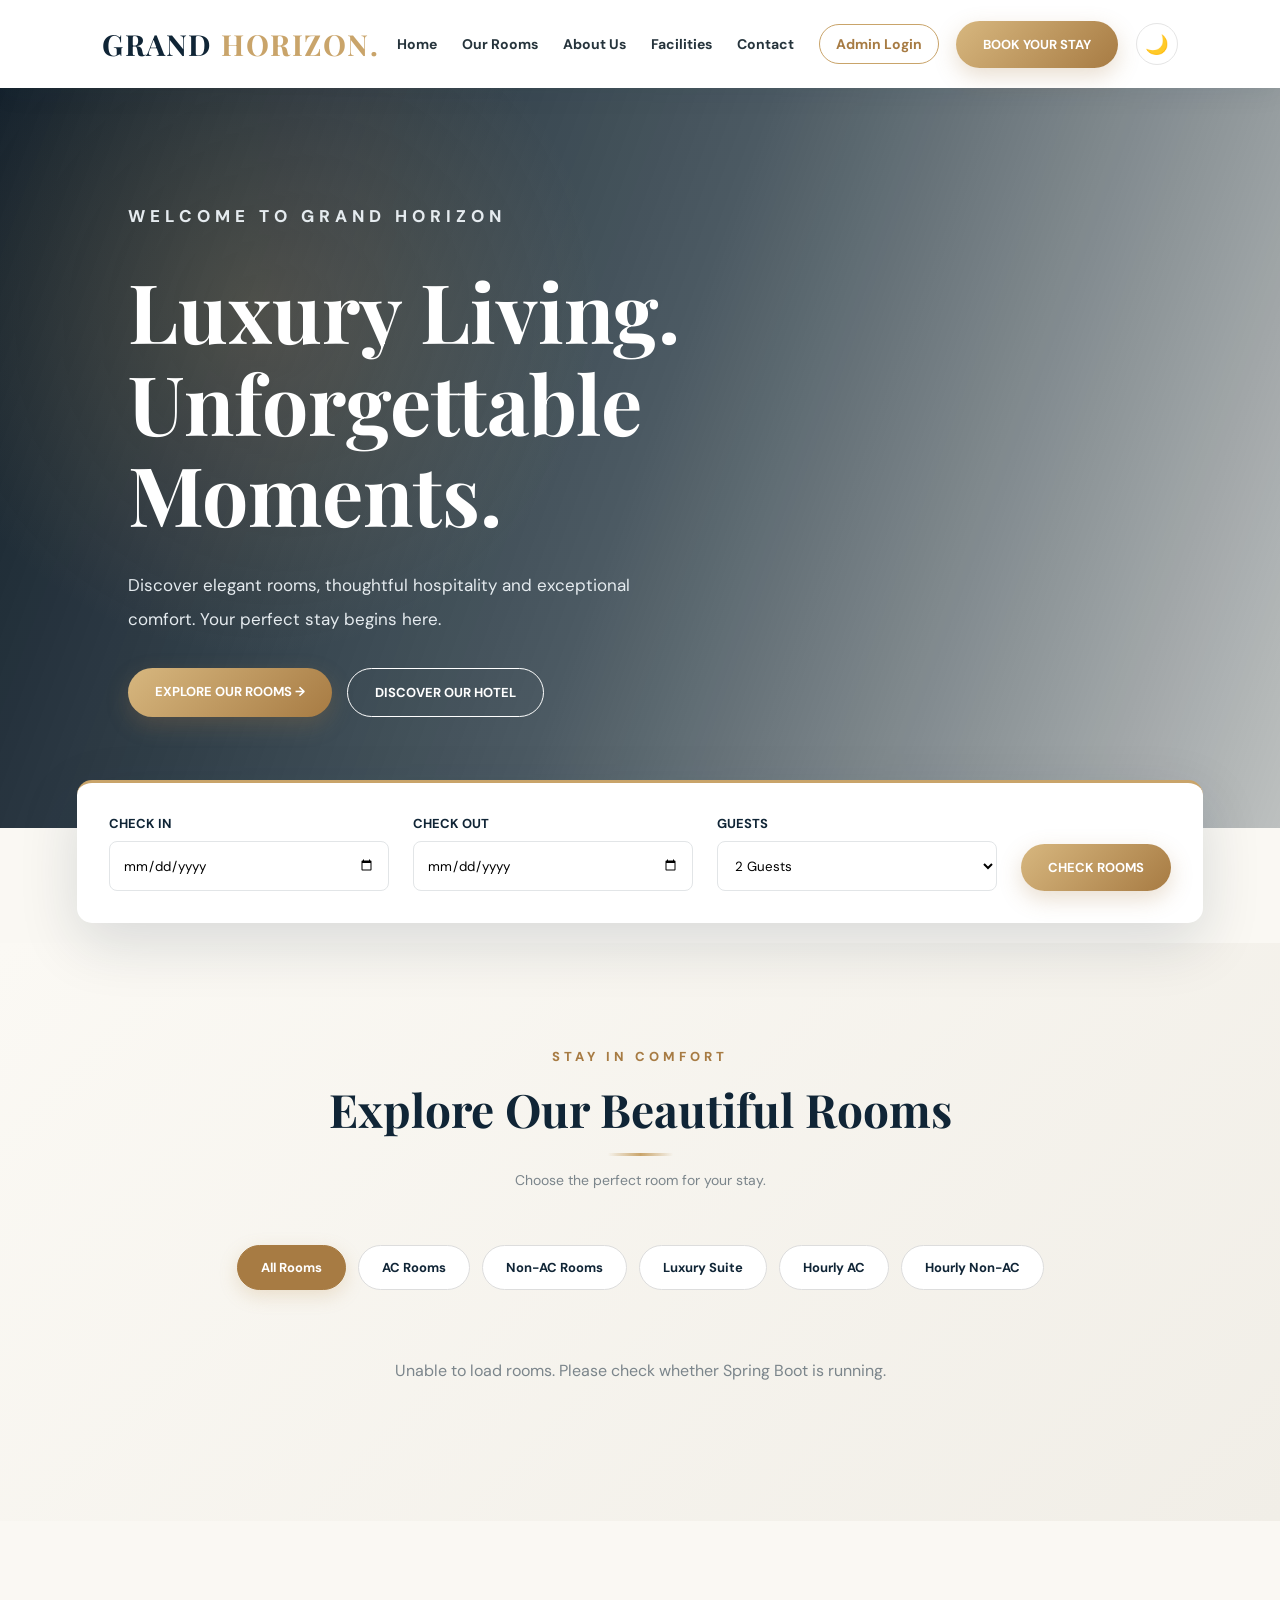
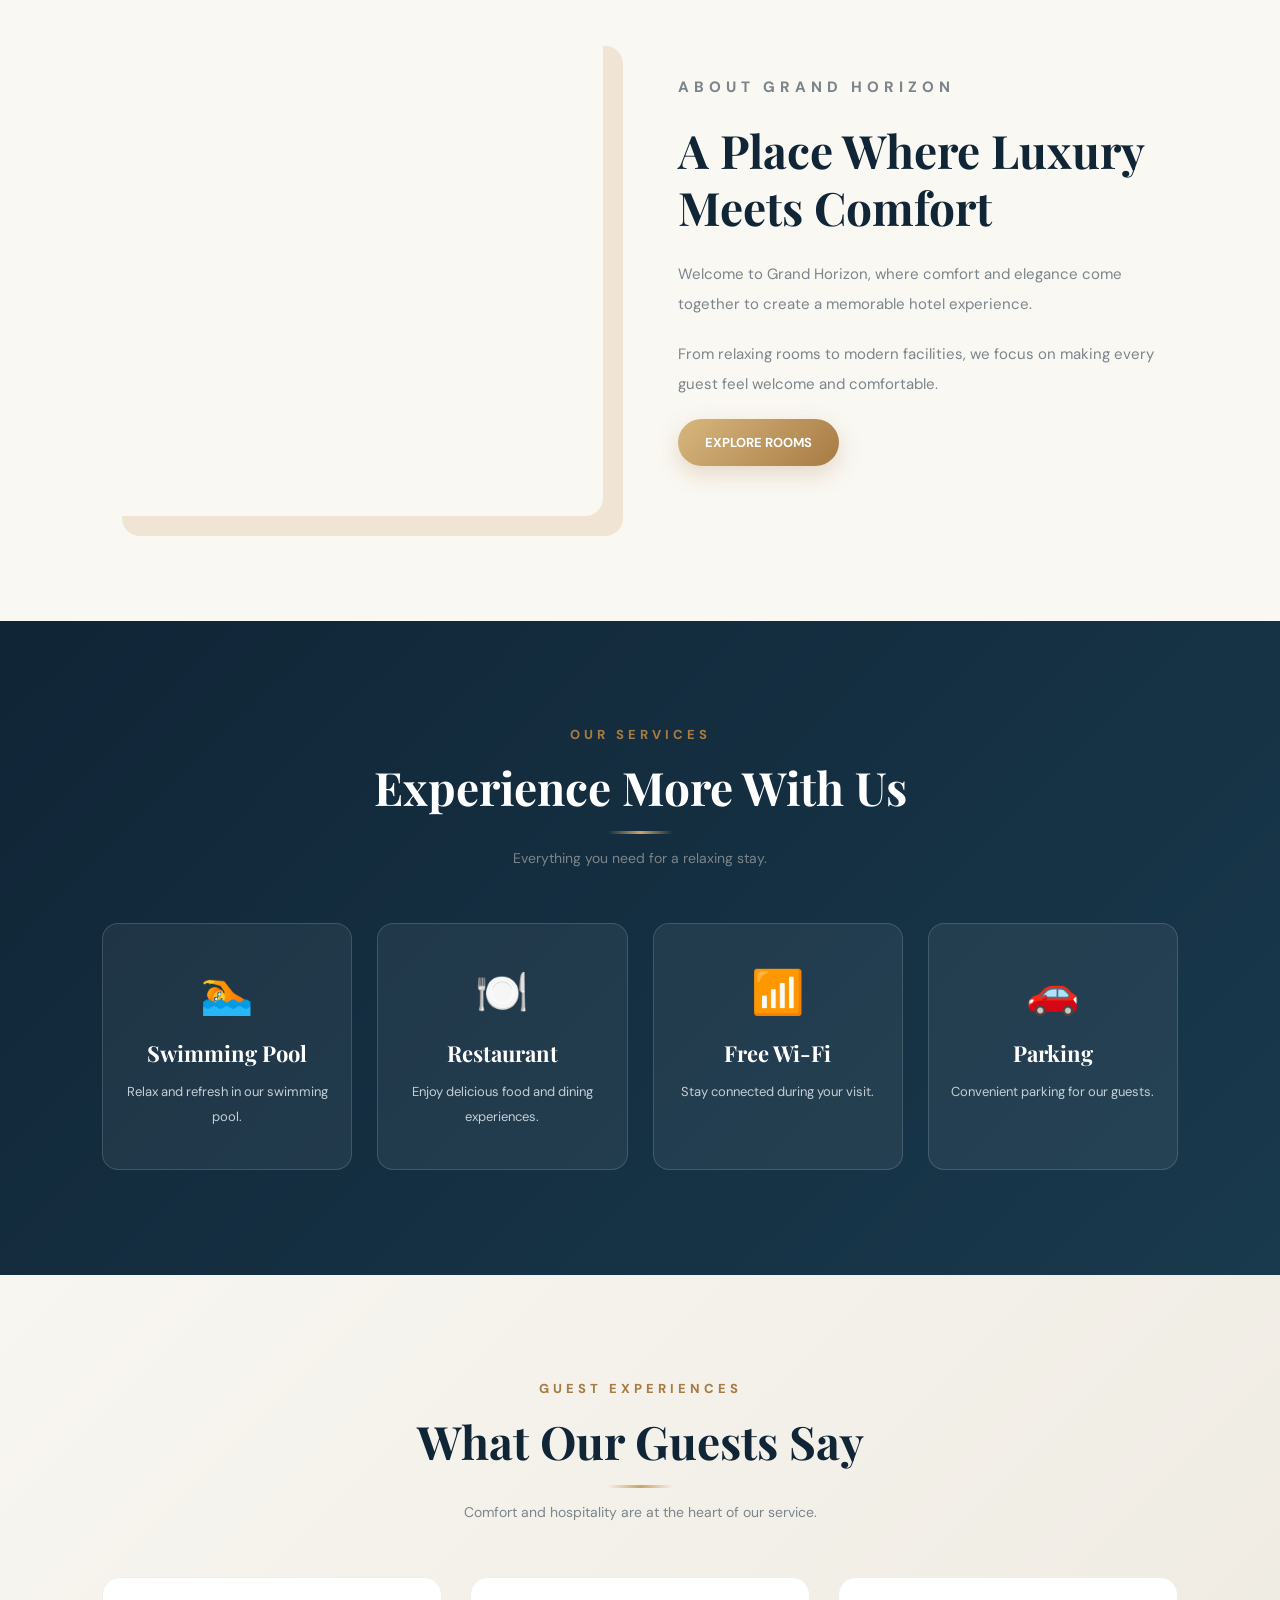
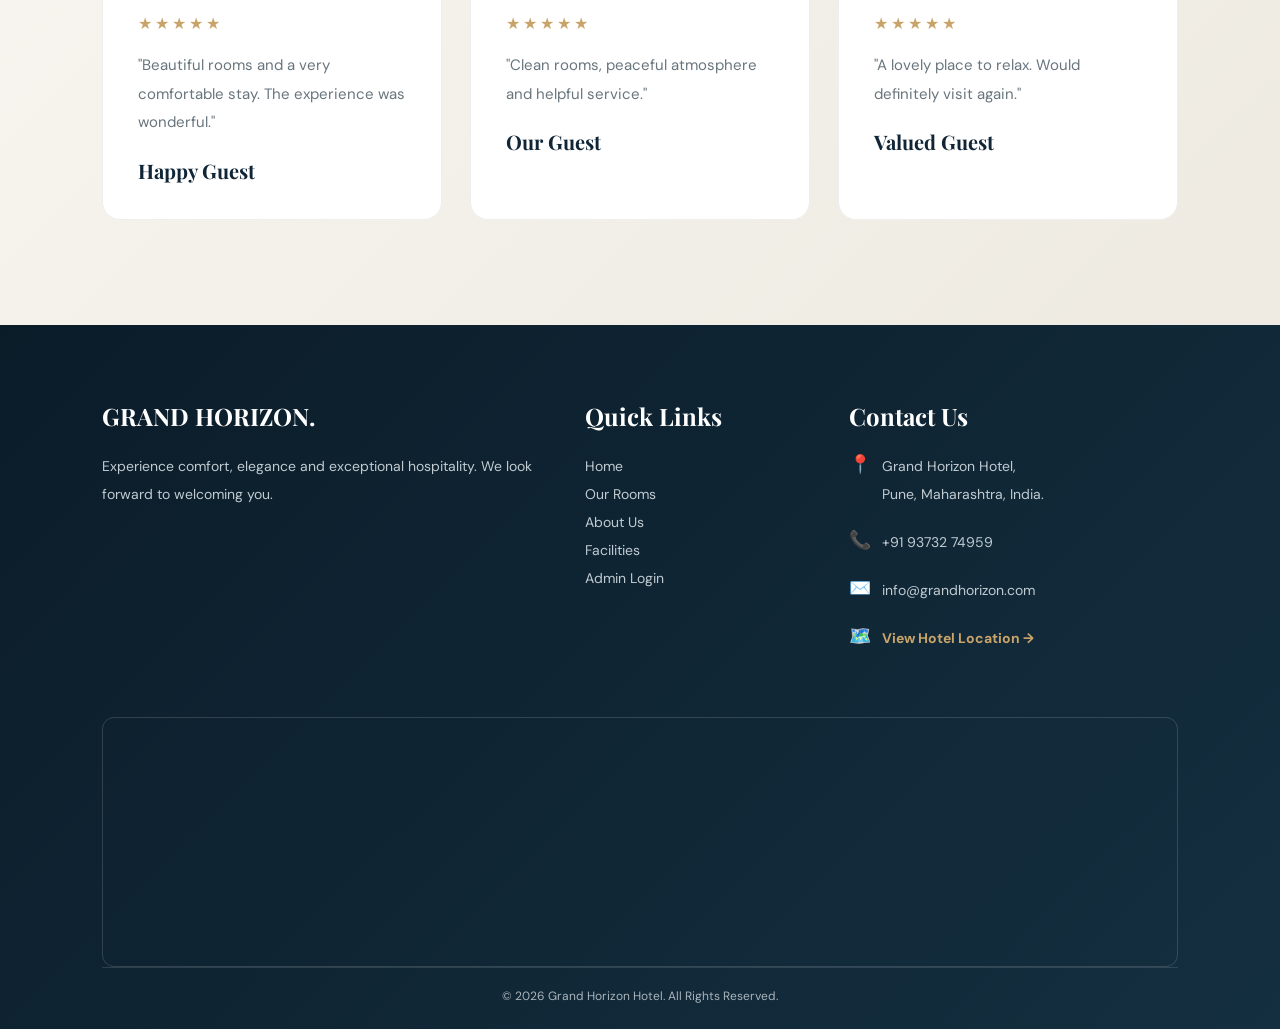
<file: src/main/resources/static/index.html>
<!DOCTYPE html>
<html lang="en">
<head>
<meta charset="UTF-8">
<meta name="viewport" content="width=device-width, initial-scale=1.0">
<title>Grand Horizon | Luxury Hotel</title>

<link rel="preconnect" href="https://fonts.googleapis.com">
<link rel="preconnect" href="https://fonts.gstatic.com" crossorigin>
<link href="https://fonts.googleapis.com/css2?family=DM+Sans:wght@400;500;600;700;800&family=Playfair+Display:wght@500;600;700&display=swap" rel="stylesheet">

<style>
:root {
    --navy:#102536;
    --navy2:#19394d;
    --gold:#c9a46a;
    --gold-dark:#a77b43;
    --cream:#faf8f3;
    --white:#fff;
    --text:#26343c;
    --muted:#7b858b;
    --surface:#fff;
    --shadow:0 12px 35px rgba(0,0,0,.09);
}

* {
    margin:0;
    padding:0;
    box-sizing:border-box;
}

html {
    scroll-behavior:smooth;
    scroll-padding-top:90px;
}

body {
    font-family:'DM Sans',sans-serif;
    color:var(--text);
    background:var(--cream);
    overflow-x:hidden;
    transition:.3s;
}

h1,h2,h3 {
    font-family:'Playfair Display',serif;
}

a {
    text-decoration:none;
    color:inherit;
}

button,input,select {
    font-family:inherit;
}

button {
    cursor:pointer;
}

.primary-btn {
    display:inline-block;
    background:linear-gradient(135deg,#d7b77f,#a77b43);
    color:white;
    border:none;
    padding:15px 27px;
    font-size:13px;
    font-weight:700;
    border-radius:30px;
    transition:.3s;
    box-shadow:0 8px 22px rgba(167,123,67,.25);
}

.primary-btn:hover {
    transform:translateY(-3px);
    box-shadow:0 12px 25px rgba(197,155,96,.35);
}

.primary-btn:disabled {
    opacity:.6;
    cursor:not-allowed;
    transform:none;
}

.outline-btn {
    display:inline-block;
    border:1px solid white;
    color:white;
    padding:15px 27px;
    font-size:13px;
    font-weight:700;
    border-radius:30px;
    transition:.3s;
}

.outline-btn:hover {
    background:white;
    color:var(--navy);
    transform:translateY(-3px);
}

/* NAVBAR */

.navbar {
    min-height:88px;
    padding:0 8%;
    display:flex;
    align-items:center;
    justify-content:space-between;
    background:var(--surface);
    position:sticky;
    top:0;
    z-index:50;
    box-shadow:0 5px 25px rgba(16,37,54,.07);
}

.logo {
    font-family:'Playfair Display',serif;
    font-size:29px;
    font-weight:700;
    color:var(--navy);
    letter-spacing:1.5px;
    white-space:nowrap;
}

.logo span {
    color:var(--gold);
}

.nav-links {
    display:flex;
    gap:25px;
    align-items:center;
    font-size:14px;
    font-weight:700;
}

.nav-links a {
    transition:.3s;
    position:relative;
}

.nav-links a:hover {
    color:var(--gold-dark);
}

.admin-link {
    color:var(--gold-dark)!important;
    border:1px solid var(--gold);
    padding:10px 16px;
    border-radius:30px;
}

.admin-link:hover {
    background:var(--gold);
    color:white!important;
}

.theme-toggle {
    width:42px;
    height:42px;
    border-radius:50%;
    border:1px solid #e5e5e5;
    background:white;
    color:var(--navy);
    font-size:19px;
    transition:.3s;
}

.theme-toggle:hover {
    background:var(--gold);
    color:white;
}

.menu-toggle {
    display:none;
    border:none;
    background:transparent;
    color:var(--navy);
    font-size:27px;
}

/* HERO */

.hero {
    min-height:740px;
    display:flex;
    align-items:center;
    padding:100px 10%;
    color:white;
    position:relative;
    overflow:hidden;
    background:
        linear-gradient(110deg,rgba(5,19,31,.94),rgba(8,29,43,.72),rgba(8,25,38,.25)),
        url('https://images.unsplash.com/photo-1566073771259-6a8506099945?auto=format&fit=crop&w=2000&q=90')
        center/cover no-repeat;
    animation:heroZoom 20s ease-in-out infinite alternate;
}

.hero::before {
    content:"";
    position:absolute;
    inset:0;
    background:radial-gradient(circle at 20% 30%,rgba(197,155,96,.22),transparent 30%);
    pointer-events:none;
}

.hero-content {
    max-width:720px;
    position:relative;
    animation:heroEnter 1s ease both;
}

.eyebrow {
    color:var(--gold);
    font-size:13px;
    letter-spacing:5px;
    font-weight:800;
    margin-bottom:20px;
}

.hero h1 {
    font-size:clamp(48px,6.5vw,82px);
    line-height:1.12;
    margin-bottom:28px;
}

.hero p {
    font-size:17px;
    color:#e5ebef;
    line-height:2;
    max-width:570px;
    margin-bottom:32px;
}

.hero-actions {
    display:flex;
    gap:15px;
    flex-wrap:wrap;
}

@keyframes heroEnter {
    from {
        opacity:0;
        transform:translateY(40px);
    }
    to {
        opacity:1;
        transform:translateY(0);
    }
}

@keyframes heroZoom {
    from {
        background-size:auto,100% auto;
    }
    to {
        background-size:auto,110% auto;
    }
}

/* SEARCH */

.booking-search {
    width:88%;
    max-width:1150px;
    margin:-48px auto 0;
    background:var(--surface);
    padding:32px;
    box-shadow:0 20px 60px rgba(16,37,54,.14);
    position:relative;
    z-index:5;
    display:grid;
    grid-template-columns:repeat(3,1fr) auto;
    gap:24px;
    align-items:end;
    border-radius:15px;
    border-top:3px solid var(--gold);
}

.booking-search label,
.modal-box label {
    display:block;
    font-size:13px;
    font-weight:700;
    margin-bottom:9px;
    color:var(--navy);
}

.booking-search input,
.booking-search select {
    width:100%;
    min-height:50px;
    padding:13px;
    border:1px solid #e2e5e7;
    background:white;
    outline:none;
    border-radius:8px;
}

.booking-search input:focus,
.booking-search select:focus {
    border-color:var(--gold);
    box-shadow:0 0 0 3px rgba(197,155,96,.12);
}

/* SECTIONS */

.section {
    padding:105px 8%;
}

.section-heading {
    text-align:center;
    margin-bottom:55px;
}

.section-heading p {
    color:var(--gold-dark);
    font-size:13px;
    font-weight:800;
    letter-spacing:4px;
    margin-bottom:13px;
}

.section-heading h2 {
    font-size:clamp(32px,4vw,46px);
    color:var(--navy);
    margin-bottom:13px;
}

.section-heading h2::after {
    content:"";
    display:block;
    width:65px;
    height:3px;
    margin:13px auto 0;
    background:linear-gradient(90deg,transparent,var(--gold),transparent);
}

.section-heading span {
    color:var(--muted);
    font-size:14px;
}

/* ROOMS */

.rooms-section {
    background:linear-gradient(135deg,#fbf9f4,#f1eee7);
    margin-top:20px;
}

.filter-list {
    display:flex;
    justify-content:center;
    gap:12px;
    flex-wrap:wrap;
    margin-bottom:35px;
}

.filter-btn {
    padding:13px 23px;
    border:1px solid #ddd;
    background:white;
    color:var(--navy);
    font-size:13px;
    font-weight:700;
    border-radius:30px;
    transition:.3s;
}

.filter-btn:hover,
.filter-btn.active {
    background:var(--gold-dark);
    color:white;
    border-color:var(--gold-dark);
}

.room-grid {
    display:grid;
    grid-template-columns:repeat(3,1fr);
    gap:32px;
}

.room-card {
    background:white;
    overflow:hidden;
    border-radius:16px;
    border:1px solid rgba(16,37,54,.06);
    box-shadow:0 10px 35px rgba(16,37,54,.08);
    transition:.35s;
    animation:cardEnter .6s ease both;
}

.room-card:hover {
    transform:translateY(-10px);
    box-shadow:0 22px 45px rgba(16,37,54,.16);
}

@keyframes cardEnter {
    from {
        opacity:0;
        transform:translateY(25px);
    }
    to {
        opacity:1;
        transform:translateY(0);
    }
}

.room-image {
    height:260px;
    background-size:cover;
    background-position:center;
    position:relative;
}

.room-tag {
    position:absolute;
    top:17px;
    left:17px;
    background:var(--gold);
    color:white;
    padding:9px 16px;
    font-size:11px;
    font-weight:800;
    border-radius:30px;
}

.room-info {
    padding:26px;
}

.room-info h3 {
    color:var(--navy);
    font-size:25px;
    margin-bottom:10px;
}

.room-info p {
    font-size:14px;
    color:var(--muted);
    line-height:1.8;
    min-height:44px;
    margin-bottom:15px;
}

.room-details {
    display:flex;
    gap:10px;
    flex-wrap:wrap;
    color:#66727a;
    font-size:13px;
    margin-bottom:18px;
}

.room-details span {
    background:#f7f6f2;
    padding:9px 12px;
    border-radius:20px;
}

.room-bottom {
    border-top:1px solid #eee;
    padding-top:17px;
    display:flex;
    justify-content:space-between;
    align-items:center;
    gap:10px;
}

.price {
    font-size:22px;
    font-weight:800;
    color:var(--gold-dark);
}

.price small {
    font-size:11px;
    color:var(--muted);
    font-weight:500;
}

.book-small {
    border:none;
    background:var(--navy);
    color:white;
    padding:13px 19px;
    font-size:12px;
    font-weight:700;
    border-radius:25px;
    transition:.3s;
}

.book-small:hover {
    background:var(--gold);
    transform:translateY(-2px);
}

.book-small:disabled {
    background:#999;
    cursor:not-allowed;
}

.empty-message {
    text-align:center;
    grid-column:1/-1;
    padding:35px;
    color:var(--muted);
}

/* ABOUT */

.about {
    display:grid;
    grid-template-columns:1fr 1fr;
    gap:75px;
    align-items:center;
}

.about-image {
    min-height:490px;
    background:url('https://images.unsplash.com/photo-1571896349842-33c89424de2d?auto=format&fit=crop&w=1000&q=85') center/cover;
    border-radius:18px;
    box-shadow:20px 20px 0 rgba(197,155,96,.2);
}

.about-content h2 {
    font-size:46px;
    line-height:1.25;
    color:var(--navy);
    margin-bottom:22px;
}

.about-content p {
    font-size:15px;
    color:var(--muted);
    line-height:2;
    margin-bottom:20px;
}

/* FACILITIES */

.experience {
    background:linear-gradient(135deg,#102536,#19394d);
    color:white;
}

.experience .section-heading h2 {
    color:white;
}

.facility-grid {
    display:grid;
    grid-template-columns:repeat(4,1fr);
    gap:25px;
}

.facility {
    text-align:center;
    padding:40px 22px;
    border:1px solid #ffffff25;
    border-radius:16px;
    background:rgba(255,255,255,.06);
    transition:.3s;
}

.facility:hover {
    background:#ffffff12;
    transform:translateY(-8px);
    border-color:var(--gold);
}

.facility .symbol {
    font-size:43px;
    margin-bottom:18px;
}

.facility h3 {
    font-size:22px;
    margin-bottom:12px;
}

.facility p {
    color:#c4d0d7;
    font-size:13px;
    line-height:1.9;
}

/* REVIEWS */

.reviews {
    background:linear-gradient(135deg,#f8f6f1,#eeeae1);
}

.review-grid {
    display:grid;
    grid-template-columns:repeat(3,1fr);
    gap:28px;
}

.review {
    padding:35px;
    background:white;
    border-radius:15px;
    border:1px solid #eee;
    transition:.3s;
}

.review:hover {
    transform:translateY(-7px);
    box-shadow:var(--shadow);
}

.stars {
    color:var(--gold);
    margin-bottom:17px;
    letter-spacing:3px;
}

.review p {
    font-size:15px;
    color:#68757d;
    line-height:1.9;
    margin-bottom:20px;
}

.review h3 {
    font-size:20px;
    color:var(--navy);
}

/* FOOTER */

footer {
    background:linear-gradient(135deg,#0b1c29,#142f40);
    color:white;
    padding:75px 8% 25px;
}

.footer-grid {
    display:grid;
    grid-template-columns:2fr 1fr 1.5fr;
    gap:45px;
    margin-bottom:45px;
}

footer h3 {
    font-size:24px;
    margin-bottom:20px;
    color:white;
}

footer p,
footer a {
    color:#c1cbd1;
    font-size:14px;
    line-height:2;
}

footer p {
    margin-bottom:8px;
}

footer a {
    display:block;
    transition:.3s;
}

footer a:hover {
    color:var(--gold);
    padding-left:5px;
}

.contact-item {
    display:flex;
    align-items:flex-start;
    gap:10px;
    margin-bottom:12px;
}

.contact-icon {
    font-size:18px;
    min-width:23px;
}

.contact-item a {
    display:inline;
    overflow-wrap:anywhere;
}

.map-link {
    display:inline-block;
    color:var(--gold)!important;
    font-weight:700;
    margin-top:5px;
}

.map-container {
    width:100%;
    height:250px;
    border-radius:12px;
    overflow:hidden;
    margin-top:18px;
    border:1px solid #ffffff25;
}

.map-container iframe {
    width:100%;
    height:100%;
    border:0;
}

.copyright {
    text-align:center;
    border-top:1px solid #ffffff20;
    padding-top:20px;
    color:#aab5bc;
    font-size:12px;
}

/* BOOKING SUCCESS POPUP */

.booking-success-popup {
    position:fixed;
    top:25px;
    right:25px;
    width:min(420px,calc(100% - 30px));
    padding:25px;
    background:white;
    border-radius:15px;
    border-left:5px solid #239b56;
    box-shadow:0 15px 45px rgba(0,0,0,.22);
    z-index:200;
    display:none;
    animation:successEnter .45s ease both;
}

.booking-success-popup.show {
    display:block;
}

.booking-success-popup h3 {
    color:#18864b;
    font-size:23px;
    margin-bottom:10px;
}

.booking-success-popup p {
    color:#52616a;
    font-size:14px;
    line-height:1.7;
    margin-bottom:17px;
    overflow-wrap:anywhere;
}

.booking-success-popup button {
    background:#18864b;
    color:white;
    border:none;
    padding:11px 25px;
    border-radius:25px;
    font-weight:700;
    transition:.3s;
}

.booking-success-popup button:hover {
    background:#116b3b;
    transform:translateY(-2px);
}

@keyframes successEnter {
    from {
        opacity:0;
        transform:translateY(-20px);
    }
    to {
        opacity:1;
        transform:translateY(0);
    }
}

/* BOOKING MODAL */

.modal {
    display:none;
    position:fixed;
    inset:0;
    z-index:100;
    background:rgba(0,0,0,.72);
    justify-content:center;
    align-items:center;
    padding:15px;
    backdrop-filter:blur(7px);
}

.modal-box {
    width:100%;
    max-width:520px;
    max-height:92vh;
    overflow-y:auto;
    background:white;
    padding:35px;
    border-radius:18px;
    box-shadow:0 20px 70px rgba(0,0,0,.3);
    animation:appear .3s ease;
}

@keyframes appear {
    from {
        transform:translateY(20px) scale(.97);
        opacity:0;
    }
    to {
        transform:translateY(0) scale(1);
        opacity:1;
    }
}

.modal-box h2 {
    color:var(--navy);
    font-size:32px;
    margin-bottom:8px;
}

.modal-subtitle {
    font-size:13px;
    color:var(--muted);
    margin-bottom:20px;
}

.modal-box input,
.modal-box select {
    width:100%;
    padding:15px;
    border:1px solid #ddd;
    outline:none;
    margin-bottom:10px;
    border-radius:8px;
    font-size:14px;
    background:white;
    color:var(--text);
}

.modal-box input:focus,
.modal-box select:focus {
    border-color:var(--gold);
}

.hourly-time-fields {
    display:none;
    padding:15px;
    margin:8px 0 12px;
    background:var(--cream);
    border-radius:8px;
}

.hourly-time-fields label {
    margin-top:5px;
}

.hourly-summary {
    background:#f8f6f1;
    border:1px solid rgba(197,155,96,.3);
    padding:14px;
    border-radius:8px;
    margin:10px 0;
    color:var(--navy);
    font-size:13px;
    line-height:1.8;
}

.hourly-summary strong {
    color:var(--gold-dark);
}

.modal-actions {
    display:flex;
    gap:10px;
    margin-top:12px;
}

.modal-actions button {
    flex:1;
}

.close-btn {
    background:#68757d;
    color:white;
    border:none;
    padding:13px;
    border-radius:30px;
}

.close-btn:hover {
    background:#46545d;
}

#bookingMessage {
    margin-top:15px;
    font-size:13px;
    line-height:1.6;
}

/* SCROLL ANIMATION */

.reveal {
    opacity:0;
    transform:translateY(35px);
    transition:opacity .8s ease,transform .8s ease;
}

.reveal.visible {
    opacity:1;
    transform:translateY(0);
}

/* DARK MODE */

body.dark-theme {
    background:#101d28;
    color:#e9edf0;
}

body.dark-theme .navbar,
body.dark-theme .booking-search,
body.dark-theme .room-card,
body.dark-theme .review,
body.dark-theme .modal-box {
    background:#192b3a;
    color:#e9edf0;
}

body.dark-theme .logo,
body.dark-theme .nav-links a,
body.dark-theme .section-heading h2,
body.dark-theme .room-info h3,
body.dark-theme .about-content h2,
body.dark-theme .modal-box h2,
body.dark-theme .booking-search label,
body.dark-theme .modal-box label {
    color:#f4f1e9;
}

body.dark-theme .rooms-section,
body.dark-theme .reviews {
    background:#132331;
}

body.dark-theme .room-info p,
body.dark-theme .review p,
body.dark-theme .about-content p {
    color:#b8c4cc;
}

body.dark-theme .room-details span {
    background:#263b4c;
    color:white;
}

body.dark-theme .booking-search input,
body.dark-theme .booking-search select,
body.dark-theme .modal-box input,
body.dark-theme .modal-box select {
    background:#263b4c;
    color:white;
    border-color:#435666;
}

body.dark-theme .filter-btn {
    background:#263b4c;
    color:white;
    border-color:#435666;
}

body.dark-theme .filter-btn.active {
    background:var(--gold);
    border-color:var(--gold);
}

body.dark-theme .hourly-time-fields,
body.dark-theme .hourly-summary {
    background:#263b4c;
    color:white;
}

body.dark-theme .theme-toggle {
    background:#263b4c;
    color:white;
}

/* RESPONSIVE */

@media(max-width:1100px) {
    .navbar {
        padding:0 4%;
    }

    .nav-links {
        gap:13px;
        font-size:12px;
    }

    .logo {
        font-size:23px;
    }
}

@media(max-width:950px) {
    .nav-links {
        display:none;
        position:absolute;
        top:88px;
        left:0;
        width:100%;
        background:white;
        padding:25px;
        flex-direction:column;
        box-shadow:var(--shadow);
    }

    .nav-links.show {
        display:flex;
    }

    .menu-toggle {
        display:block;
    }

    .theme-toggle {
        margin-left:auto;
        margin-right:15px;
    }

    .room-grid {
        grid-template-columns:repeat(2,1fr);
    }

    .facility-grid {
        grid-template-columns:repeat(2,1fr);
    }

    .about {
        grid-template-columns:1fr;
    }
}

@media(max-width:650px) {
    .navbar {
        min-height:75px;
        padding:0 5%;
    }

    .logo {
        font-size:22px;
    }

    .navbar>.primary-btn {
        display:none;
    }

    /* ORIGINAL HERO ZOOM ANIMATION RESTORED ON MOBILE */
    .hero {
        min-height:550px;
        padding:65px 7%;
        animation:heroZoom 20s ease-in-out infinite alternate;
    }

    .hero h1 {
        font-size:43px;
    }

    .hero p {
        font-size:14px;
    }

    .booking-search {
        width:90%;
        grid-template-columns:1fr;
        margin-top:-25px;
        padding:23px;
    }

    .section {
        padding:65px 6%;
    }

    .section-heading h2,
    .about-content h2 {
        font-size:32px;
    }

    .room-grid,
    .review-grid {
        grid-template-columns:1fr;
    }

    .facility-grid {
        grid-template-columns:1fr 1fr;
    }

    .footer-grid {
        grid-template-columns:1fr;
        gap:30px;
    }

    .room-image {
        height:235px;
    }

    .about-image {
        min-height:300px;
    }

    .modal-box {
        padding:23px;
    }

    .modal-actions {
        flex-direction:column;
    }

    .booking-success-popup {
        top:15px;
        right:15px;
        width:calc(100% - 30px);
    }
}

@media(prefers-reduced-motion:reduce) {
    *,*::before,*::after {
        animation-duration:.01ms!important;
        transition-duration:.01ms!important;
        scroll-behavior:auto!important;
    }
}

/* =================================
   GRAND HORIZON EXTRA ANIMATIONS
================================= */

/* PAGE LOAD */

body {
    animation: pageFadeIn 1s ease;
}

@keyframes pageFadeIn {
    from {
        opacity: 0;
    }
    to {
        opacity: 1;
    }
}

/* NAVBAR ANIMATION */

.navbar {
    animation: navbarSlideDown 0.8s ease both;
}

@keyframes navbarSlideDown {
    from {
        opacity: 0;
        transform: translateY(-35px);
    }
    to {
        opacity: 1;
        transform: translateY(0);
    }
}

/* HERO CONTENT */

.hero-content {
    animation: heroPremiumEnter 1.3s ease both;
}

@keyframes heroPremiumEnter {
    0% {
        opacity: 0;
        transform: translateY(55px);
        filter: blur(5px);
    }
    100% {
        opacity: 1;
        transform: translateY(0);
        filter: blur(0);
    }
}

/* HERO BUTTONS */

.hero-actions .primary-btn,
.hero-actions .outline-btn {
    animation: buttonEntrance 1s ease both;
}

.hero-actions .outline-btn {
    animation-delay: .2s;
}

@keyframes buttonEntrance {
    from {
        opacity: 0;
        transform: translateY(20px);
    }
    to {
        opacity: 1;
        transform: translateY(0);
    }
}

/* ROOM CARDS */

.room-card {
    transition:
        transform .45s cubic-bezier(.2,.8,.2,1),
        box-shadow .45s ease;
}

.room-card:hover {
    transform: translateY(-13px) scale(1.02);
    box-shadow: 0 25px 50px rgba(16,37,54,.20);
}

.room-image {
    overflow: hidden;
}

.room-card .room-image {
    transition: background-size .5s ease;
}

.room-card:hover .room-tag {
    animation: tagPulse .7s ease;
}

@keyframes tagPulse {
    0%,100% {
        transform: scale(1);
    }
    50% {
        transform: scale(1.08);
    }
}

/* ROOM BUTTON */

.book-small {
    transition: all .35s ease;
}

.book-small:hover {
    transform: translateY(-4px) scale(1.05);
    box-shadow: 0 8px 20px rgba(16,37,54,.2);
}

/* SECTION HEADING */

.section-heading h2 {
    animation: headingReveal .9s ease both;
}

@keyframes headingReveal {
    from {
        opacity: 0;
        transform: translateY(25px);
    }
    to {
        opacity: 1;
        transform: translateY(0);
    }
}

/* ABOUT IMAGE */

.about-image {
    transition: transform .6s ease, box-shadow .6s ease;
}

.about-image:hover {
    transform: scale(1.025);
    box-shadow: 25px 25px 0 rgba(197,155,96,.3);
}

/* FACILITIES */

.facility {
    transition: all .4s ease;
}

.facility:hover .symbol {
    animation: iconFloat .7s ease infinite alternate;
}

@keyframes iconFloat {
    from {
        transform: translateY(0);
    }
    to {
        transform: translateY(-9px);
    }
}

/* REVIEW CARDS */

.review {
    transition: transform .4s ease, box-shadow .4s ease;
}

.review:hover {
    transform: translateY(-10px) scale(1.02);
}

/* BOOKING SUCCESS POPUP */

.booking-success-popup.show {
    animation: successBounce .65s cubic-bezier(.2,.8,.2,1) both;
}

@keyframes successBounce {
    0% {
        opacity: 0;
        transform: translateX(100px) scale(.85);
    }
    65% {
        opacity: 1;
        transform: translateX(-8px) scale(1.03);
    }
    100% {
        opacity: 1;
        transform: translateX(0) scale(1);
    }
}

/* BUTTON ANIMATION */

.primary-btn,
.outline-btn,
.filter-btn,
.theme-toggle {
    transition: all .3s ease;
}

.primary-btn:hover,
.outline-btn:hover {
    letter-spacing: .5px;
}

/* FILTER BUTTON */

.filter-btn:hover {
    transform: translateY(-3px);
    box-shadow: 0 8px 18px rgba(16,37,54,.12);
}

/* FOOTER */

footer {
    animation: footerReveal 1s ease both;
}

@keyframes footerReveal {
    from {
        opacity: .5;
    }
    to {
        opacity: 1;
    }
}

/* MOBILE ANIMATION SUPPORT */

@media(max-width:650px) {
    .room-card:hover {
        transform: translateY(-5px);
    }

    .hero-content {
        animation-duration: 1s;
    }
}

/* ACCESSIBILITY */

@media(prefers-reduced-motion:reduce) {
    *,
    *::before,
    *::after {
        animation-duration: .01ms !important;
        animation-iteration-count: 1 !important;
        transition-duration: .01ms !important;
    }
}


/* ==========================================
   GRAND HORIZON - PREMIUM CLIENT UI
========================================== */

/* Smooth page appearance */
html {
    scroll-behavior: smooth;
}

body {
    animation: pageAppear 1s ease both;
}

@keyframes pageAppear {
    from { opacity: 0; }
    to { opacity: 1; }
}

/* Premium navbar */
.navbar {
    transition: all .4s ease;
}

.navbar a {
    transition: color .3s ease;
}

.navbar a:hover {
    color: #c59b60;
}

/* Hero animation */
.hero-content {
    animation: heroEntrance 1.2s ease both;
}

@keyframes heroEntrance {
    from {
        opacity: 0;
        transform: translateY(45px);
        filter: blur(5px);
    }
    to {
        opacity: 1;
        transform: translateY(0);
        filter: blur(0);
    }
}

/* Section headings */
.section-heading {
    animation: headingEntrance .8s ease both;
}

@keyframes headingEntrance {
    from {
        opacity: 0;
        transform: translateY(25px);
    }
    to {
        opacity: 1;
        transform: translateY(0);
    }
}

/* ==========================================
   PREMIUM ROOM CARDS
========================================== */

.room-card {
    position: relative;
    overflow: hidden;
    border-radius: 18px;
    background: #fff;
    transition:
        transform .5s cubic-bezier(.2,.8,.2,1),
        box-shadow .5s ease;
    box-shadow: 0 8px 25px rgba(16,37,54,.08);
}

.room-card:hover {
    transform: translateY(-14px);
    box-shadow: 0 25px 55px rgba(16,37,54,.20);
}

/* Room image zoom */
.room-card .room-image {
    overflow: hidden;
    transition: transform .6s ease;
}

.room-card:hover .room-image {
    transform: scale(1.025);
}

/* Image overlay */
.room-card::after {
    content: "";
    position: absolute;
    inset: 0;
    border: 1px solid rgba(197,155,96,0);
    border-radius: 18px;
    pointer-events: none;
    transition: border .4s ease;
}

.room-card:hover::after {
    border-color: rgba(197,155,96,.8);
}

/* Room content */
.room-card h3 {
    transition: color .3s ease;
}

.room-card:hover h3 {
    color: #b68a4e;
}

/* Room price */
.room-card .price {
    transition: transform .3s ease;
}

.room-card:hover .price {
    transform: scale(1.06);
}

/* Room tag animation */
.room-tag {
    transition: all .35s ease;
}

.room-card:hover .room-tag {
    transform: translateY(-3px);
}

/* ==========================================
   BUTTON ANIMATIONS
========================================== */

.primary-btn,
.outline-btn,
.book-small {
    position: relative;
    overflow: hidden;
    transition: all .35s ease;
}

.primary-btn:hover,
.book-small:hover {
    transform: translateY(-4px);
    box-shadow: 0 12px 25px rgba(16,37,54,.2);
}

.outline-btn:hover {
    transform: translateY(-4px);
    background: #c59b60;
    color: #fff;
}

/* ==========================================
   FACILITY CARDS
========================================== */

.facility {
    transition: all .4s ease;
    border-radius: 16px;
}

.facility:hover {
    transform: translateY(-10px);
    box-shadow: 0 15px 35px rgba(16,37,54,.12);
}

.facility .symbol {
    display: inline-block;
    transition: transform .4s ease;
}

.facility:hover .symbol {
    transform: scale(1.2) rotate(8deg);
}

/* ==========================================
   REVIEW CARDS
========================================== */

.review {
    transition: all .4s ease;
    border-radius: 18px;
}

.review:hover {
    transform: translateY(-9px);
    box-shadow: 0 18px 40px rgba(16,37,54,.12);
}

/* ==========================================
   FILTER BUTTONS
========================================== */

.filter-btn {
    transition: all .3s ease;
}

.filter-btn:hover {
    transform: translateY(-3px);
}

.filter-btn.active {
    box-shadow: 0 6px 18px rgba(197,155,96,.25);
}

/* ==========================================
   ABOUT IMAGE
========================================== */

.about-image {
    transition: all .6s ease;
}

.about-image:hover {
    transform: scale(1.025);
}

/* ==========================================
   BOOKING MODAL
========================================== */

.modal,
.booking-modal {
    animation: modalAppear .4s ease both;
}

@keyframes modalAppear {
    from {
        opacity: 0;
        transform: translateY(25px) scale(.96);
    }
    to {
        opacity: 1;
        transform: translateY(0) scale(1);
    }
}

/* ==========================================
   SCROLL REVEAL
========================================== */

.reveal {
    opacity: 0;
    transform: translateY(35px);
    transition: opacity .8s ease, transform .8s ease;
}

.reveal.active {
    opacity: 1;
    transform: translateY(0);
}

/* ==========================================
   MOBILE RESPONSIVE
========================================== */

@media (max-width: 650px) {
    .room-card:hover {
        transform: translateY(-5px);
    }

    .facility:hover,
    .review:hover {
        transform: translateY(-4px);
    }

    .hero-content {
        animation-duration: .8s;
    }
}

/* Accessibility */
@media (prefers-reduced-motion: reduce) {
    *,
    *::before,
    *::after {
        animation-duration: .01ms !important;
        transition-duration: .01ms !important;
    }
}

</style>
</head>

<body>

<!-- BOOKING SUCCESS POPUP -->

<div class="booking-success-popup" id="bookingSuccessPopup"
     role="status" aria-live="polite">

    <h3>✓ Booking Successful!</h3>

    <p id="bookingSuccessText">
        Your room has been booked successfully.
    </p>

    <button type="button" onclick="closeSuccessPopup()">OK</button>

</div>

<!-- NAVBAR -->

<header class="navbar">

    <a href="#" class="logo">GRAND <span>HORIZON.</span></a>

    <nav class="nav-links" id="navLinks">
        <a href="#" onclick="closeMenu()">Home</a>
        <a href="#rooms" onclick="closeMenu()">Our Rooms</a>
        <a href="#about" onclick="closeMenu()">About Us</a>
        <a href="#facilities" onclick="closeMenu()">Facilities</a>
        <a href="#contact" onclick="closeMenu()">Contact</a>
        <a href="/admin-login.html" class="admin-link">Admin Login</a>
    </nav>

    <a href="#rooms" class="primary-btn">BOOK YOUR STAY</a>

    <button class="theme-toggle" id="themeToggle"
            onclick="toggleTheme()" title="Change Theme">🌙</button>

    <button class="menu-toggle" onclick="toggleMenu()">☰</button>

</header>

<!-- HERO -->

<section class="hero">
    <div class="hero-content">

        <p class="eyebrow">WELCOME TO GRAND HORIZON</p>

        <h1>Luxury Living.<br>Unforgettable Moments.</h1>

        <p>
            Discover elegant rooms, thoughtful hospitality and
            exceptional comfort. Your perfect stay begins here.
        </p>

        <div class="hero-actions">
            <a href="#rooms" class="primary-btn">EXPLORE OUR ROOMS →</a>
            <a href="#about" class="outline-btn">DISCOVER OUR HOTEL</a>
        </div>

    </div>
</section>

<!-- SEARCH -->

<section class="booking-search">

    <div>
        <label>CHECK IN</label>
        <input type="date" id="searchCheckIn">
    </div>

    <div>
        <label>CHECK OUT</label>
        <input type="date" id="searchCheckOut">
    </div>

    <div>
        <label>GUESTS</label>
        <select id="searchGuests">
            <option value="1">1 Guest</option>
            <option value="2" selected>2 Guests</option>
            <option value="3">3 Guests</option>
            <option value="4">4 Guests</option>
            <option value="5">5 Guests</option>
            <option value="6">6 Guests</option>
        </select>
    </div>

    <button class="primary-btn" onclick="searchRooms()">CHECK ROOMS</button>

</section>

<!-- ROOMS -->

<section class="section rooms-section" id="rooms">

    <div class="section-heading">
        <p>STAY IN COMFORT</p>
        <h2>Explore Our Beautiful Rooms</h2>
        <span>Choose the perfect room for your stay.</span>
    </div>

    <div class="filter-list">

        <button class="filter-btn active" onclick="filterRooms('ALL',this)">All Rooms</button>

        <button class="filter-btn" onclick="filterRooms('AC',this)">AC Rooms</button>

        <button class="filter-btn" onclick="filterRooms('NON-AC',this)">Non-AC Rooms</button>

        <button class="filter-btn" onclick="filterRooms('SUITE',this)">Luxury Suite</button>

        <button class="filter-btn" onclick="filterRooms('HOURLY-AC',this)">Hourly AC</button>

        <button class="filter-btn" onclick="filterRooms('HOURLY-NON-AC',this)">Hourly Non-AC</button>

    </div>

    <div class="room-grid" id="roomGrid">
        <p class="empty-message">Loading rooms...</p>
    </div>

</section>

<!-- ABOUT -->

<section class="section about" id="about">

    <div class="about-image reveal"></div>

    <div class="about-content reveal">

        <p class="eyebrow">ABOUT GRAND HORIZON</p>

        <h2>A Place Where Luxury Meets Comfort</h2>

        <p>
            Welcome to Grand Horizon, where comfort and elegance
            come together to create a memorable hotel experience.
        </p>

        <p>
            From relaxing rooms to modern facilities, we focus
            on making every guest feel welcome and comfortable.
        </p>

        <a href="#rooms" class="primary-btn">EXPLORE ROOMS</a>

    </div>

</section>

<!-- FACILITIES -->

<section class="section experience" id="facilities">

    <div class="section-heading">
        <p>OUR SERVICES</p>
        <h2>Experience More With Us</h2>
        <span>Everything you need for a relaxing stay.</span>
    </div>

    <div class="facility-grid">

        <div class="facility reveal">
            <div class="symbol">🏊</div>
            <h3>Swimming Pool</h3>
            <p>Relax and refresh in our swimming pool.</p>
        </div>

        <div class="facility reveal">
            <div class="symbol">🍽️</div>
            <h3>Restaurant</h3>
            <p>Enjoy delicious food and dining experiences.</p>
        </div>

        <div class="facility reveal">
            <div class="symbol">📶</div>
            <h3>Free Wi-Fi</h3>
            <p>Stay connected during your visit.</p>
        </div>

        <div class="facility reveal">
            <div class="symbol">🚗</div>
            <h3>Parking</h3>
            <p>Convenient parking for our guests.</p>
        </div>

    </div>

</section>

<!-- REVIEWS -->

<section class="section reviews">

    <div class="section-heading">
        <p>GUEST EXPERIENCES</p>
        <h2>What Our Guests Say</h2>
        <span>Comfort and hospitality are at the heart of our service.</span>
    </div>

    <div class="review-grid">

        <div class="review reveal">
            <div class="stars">★★★★★</div>
            <p>"Beautiful rooms and a very comfortable stay. The experience was wonderful."</p>
            <h3>Happy Guest</h3>
        </div>

        <div class="review reveal">
            <div class="stars">★★★★★</div>
            <p>"Clean rooms, peaceful atmosphere and helpful service."</p>
            <h3>Our Guest</h3>
        </div>

        <div class="review reveal">
            <div class="stars">★★★★★</div>
            <p>"A lovely place to relax. Would definitely visit again."</p>
            <h3>Valued Guest</h3>
        </div>

    </div>

</section>

<!-- FOOTER -->

<footer id="contact">

    <div class="footer-grid">

        <div>
            <h3>GRAND HORIZON.</h3>

            <p>
                Experience comfort, elegance and exceptional
                hospitality. We look forward to welcoming you.
            </p>
        </div>

        <div>
            <h3>Quick Links</h3>

            <a href="#">Home</a>
            <a href="#rooms">Our Rooms</a>
            <a href="#about">About Us</a>
            <a href="#facilities">Facilities</a>
            <a href="/admin-login.html">Admin Login</a>
        </div>

        <div>
            <h3>Contact Us</h3>

            <div class="contact-item">
                <span class="contact-icon">📍</span>
                <p>Grand Horizon Hotel,<br>Pune, Maharashtra, India.</p>
            </div>

            <div class="contact-item">
                <span class="contact-icon">📞</span>
                <p><a href="tel:+919373274959">+91 93732 74959</a></p>
            </div>

            <div class="contact-item">
                <span class="contact-icon">✉️</span>
                <p><a href="mailto:info@grandhorizon.com">info@grandhorizon.com</a></p>
            </div>

            <div class="contact-item">
                <span class="contact-icon">🗺️</span>
                <p>
                    <a class="map-link"
                       href="https://www.google.com/maps/search/?api=1&query=Grand+Horizon+Hotel+Pune"
                       target="_blank" rel="noopener">
                        View Hotel Location →
                    </a>
                </p>
            </div>

        </div>

    </div>

    <div class="map-container">
        <iframe
            src="https://maps.google.com/maps?q=Grand%20Horizon%20Hotel%20Pune&t=&z=13&ie=UTF8&iwloc=&output=embed"
            loading="lazy"
            title="Grand Horizon Hotel Location">
        </iframe>
    </div>

    <div class="copyright">
        © 2026 Grand Horizon Hotel. All Rights Reserved.
    </div>

</footer>

<!-- BOOKING MODAL -->

<div class="modal" id="bookingModal">

    <div class="modal-box">

        <h2>Reserve Your Room</h2>

        <p class="modal-subtitle">
            Enter your details to request a booking.
        </p>

        <form id="bookingForm">

            <input type="hidden" id="selectedRoomId">

            <label>Full Name</label>
            <input type="text" id="customerName"
                   placeholder="Enter your full name" required>

            <label>Email Address</label>
            <input type="email" id="customerEmail"
                   placeholder="Enter your email" required>

            <label>Mobile Number</label>
            <input type="tel" id="customerMobile"
                   placeholder="Enter 10 digit mobile number"
                   inputmode="numeric" maxlength="10"
                   pattern="[0-9]{10}" required>

            <label>Check-in Date</label>
            <input type="date" id="checkInDate" required>

            <div id="checkoutDateGroup">
                <label>Check-out Date</label>
                <input type="date" id="checkOutDate" required>
            </div>

            <div class="hourly-time-fields" id="hourlyTimeFields">

                <label>Check-in Time</label>
                <input type="time" id="checkInTime">

                <label>Booking Duration</label>
                <select id="bookingDuration">
                    <option value="1">1 Hour</option>
                    <option value="2">2 Hours</option>
                    <option value="3">3 Hours</option>
                    <option value="4">4 Hours</option>
                </select>

                <label>Automatic Check-out Time</label>
                <input type="time" id="checkOutTime" readonly>

                <div class="hourly-summary" id="hourlySummary">
                    Select check-in time and duration.
                </div>

            </div>

            <div class="modal-actions">

                <button type="submit" class="primary-btn">
                    CONFIRM BOOKING
                </button>

                <button type="button" class="close-btn"
                        onclick="closeBooking()">
                    CLOSE
                </button>

            </div>

        </form>

        <p id="bookingMessage" aria-live="polite"></p>

    </div>

</div>

<script>

const API = "https://grand-horizon-hotel-booking-system.onrender.com/api";

let allRooms = [];
let currentFilter = "ALL";
let selectedRoom = null;
let successPopupTimer = null;

/* DATE HELPERS */

function getTodayString() {
    const today = new Date();

    return [
        today.getFullYear(),
        String(today.getMonth() + 1).padStart(2, "0"),
        String(today.getDate()).padStart(2, "0")
    ].join("-");
}

/* NAVIGATION */

function toggleMenu() {
    document.getElementById("navLinks").classList.toggle("show");
}

function closeMenu() {
    document.getElementById("navLinks").classList.remove("show");
}

/* DARK MODE */

function toggleTheme() {
    document.body.classList.toggle("dark-theme");

    document.getElementById("themeToggle").textContent =
        document.body.classList.contains("dark-theme") ? "☀️" : "🌙";
}

/* CLOSE BOOKING */

function closeBooking() {
    document.getElementById("bookingModal").style.display = "none";
}

/* BOOKING SUCCESS POPUP */

function showBookingSuccess(bookingId) {
    const popup = document.getElementById("bookingSuccessPopup");
    const text = document.getElementById("bookingSuccessText");

    text.textContent =
        "Your room has been booked successfully! Booking ID: " +
        bookingId +
        ". Thank you for choosing Grand Horizon.";

    popup.classList.add("show");

    clearTimeout(successPopupTimer);

    successPopupTimer = setTimeout(function() {
        closeSuccessPopup();
    }, 8000);
}

function closeSuccessPopup() {
    document.getElementById("bookingSuccessPopup").classList.remove("show");

    clearTimeout(successPopupTimer);
    successPopupTimer = null;
}

/* ROOM TYPE */

function isHourlyRoom(room) {
    const priceType = String(room.priceType || "").toUpperCase();
    const roomType = String(room.roomType || "").toUpperCase();

    return priceType.includes("HOUR") || roomType.includes("HOURLY");
}

function getRoomCategory(room) {
    const type = String(room.roomType || "").toUpperCase();
    const hourly = isHourlyRoom(room);

    const nonAC =
        type.includes("NON-AC") ||
        type.includes("NON AC") ||
        type.includes("NONAC");

    if (hourly && nonAC) return "HOURLY-NON-AC";
    if (hourly) return "HOURLY-AC";
    if (type.includes("SUITE")) return "SUITE";
    if (nonAC) return "NON-AC";
    if (type.includes("AC")) return "AC";

    return "OTHER";
}

/* ROOM IMAGES */

const roomImages = [
    "https://images.unsplash.com/photo-1611892440504-42a792e24d32?auto=format&fit=crop&w=900&q=85",
    "https://images.unsplash.com/photo-1590490360182-c33d57733427?auto=format&fit=crop&w=900&q=85",
    "https://images.unsplash.com/photo-1591088398332-8a7791972843?auto=format&fit=crop&w=900&q=85",
    "https://images.unsplash.com/photo-1566665797739-1674de7a421a?auto=format&fit=crop&w=900&q=85",
    "https://images.unsplash.com/photo-1582719478250-c89cae4dc85b?auto=format&fit=crop&w=900&q=85",
    "https://images.unsplash.com/photo-1578683010236-d716f9a3f461?auto=format&fit=crop&w=900&q=85"
];

function getRoomImage(room,index) {
    const type = String(room.roomType || "").toUpperCase();

    if (room.imageUrl && room.imageUrl.trim() !== "") {
        return room.imageUrl;
    }

    if (type.includes("SUITE")) return roomImages[4];
    if (type.includes("FAMILY")) return roomImages[5];
    if (type.includes("PREMIUM")) return roomImages[2];
    if (type.includes("DELUXE") || type.includes("AC")) return roomImages[0];
    if (type.includes("ECONOMY") || type.includes("NON-AC") || type.includes("NON AC")) return roomImages[1];

    return roomImages[index % roomImages.length];
}

/* ROOM PRICE */

function formatPrice(room) {
    let price = Number(room.pricePerNight || 0);
    const type = String(room.roomType || "").toUpperCase();
    const hourly = isHourlyRoom(room);

    if (price <= 0) {
        if (type.includes("SUITE")) price = 5000;
        else if (type.includes("FAMILY")) price = 4000;
        else if (type.includes("PREMIUM")) price = 3500;
        else if (type.includes("DELUXE")) price = 2500;
        else if (type.includes("ECONOMY")) price = 1200;
        else if (type.includes("NON-AC") || type.includes("NON AC")) price = 1500;
        else if (type.includes("AC")) price = 2500;
        else price = 1500;

        if (hourly) price = 300;
    }

    const formatted = price.toLocaleString("en-IN");

    return hourly
        ? `₹${formatted} <small>/ hour</small>`
        : `₹${formatted} <small>/ night</small>`;
}

/* LOAD ROOMS */

async function loadRooms() {
    const grid = document.getElementById("roomGrid");

    try {
        const response = await fetch(`${API}/rooms`);

        if (!response.ok) {
            throw new Error("Unable to load rooms. HTTP " + response.status);
        }

        const data = await response.json();

        allRooms = Array.isArray(data) ? data : [];

        applyCurrentFilter();

    } catch (error) {
        console.error(error);

        grid.innerHTML =
            '<p class="empty-message">Unable to load rooms. Please check whether Spring Boot is running.</p>';
    }
}

/* DISPLAY ROOMS */

function displayRooms(rooms) {
    const grid = document.getElementById("roomGrid");

    grid.innerHTML = "";

    if (!rooms || rooms.length === 0) {
        grid.innerHTML =
            '<p class="empty-message">No rooms available in this category.</p>';
        return;
    }

    rooms.forEach((room,index) => {
        const card = document.createElement("article");
        card.className = "room-card";
        card.style.animationDelay = `${index * 0.12}s`;

        const image = document.createElement("div");
        image.className = "room-image";
        image.style.backgroundImage = `url("${getRoomImage(room,index)}")`;

        const tag = document.createElement("span");
        tag.className = "room-tag";
        tag.textContent = getRoomCategory(room);

        image.appendChild(tag);

        const info = document.createElement("div");
        info.className = "room-info";

        const title = document.createElement("h3");
        title.textContent = room.roomType || "Hotel Room";

        const description = document.createElement("p");
        description.textContent =
            room.description ||
            `Room ${room.roomNumber || ""} · Comfortable accommodation for your stay.`;

        const details = document.createElement("div");
        details.className = "room-details";

        const roomNo = document.createElement("span");
        roomNo.textContent = `Room: ${room.roomNumber || "N/A"}`;

        const capacity = document.createElement("span");
        capacity.textContent = `👤 ${room.capacity || 1} Guests`;

        details.append(roomNo,capacity);

        const bottom = document.createElement("div");
        bottom.className = "room-bottom";

        const price = document.createElement("span");
        price.className = "price";
        price.innerHTML = formatPrice(room);

        const button = document.createElement("button");
        button.className = "book-small";
        button.textContent = room.available ? "BOOK NOW →" : "UNAVAILABLE";
        button.disabled = !room.available;

        button.addEventListener("click",() => openBooking(room.id));

        bottom.append(price,button);
        info.append(title,description,details,bottom);
        card.append(image,info);

        grid.appendChild(card);
    });
}

/* FILTER ROOMS */

function filterRooms(category,button) {
    currentFilter = category;

    document.querySelectorAll(".filter-btn").forEach(btn => {
        btn.classList.remove("active");
    });

    if (button) button.classList.add("active");

    applyCurrentFilter();
}

function applyCurrentFilter() {
    if (currentFilter === "ALL") {
        displayRooms(allRooms);
        return;
    }

    const filtered = allRooms.filter(room =>
        getRoomCategory(room) === currentFilter
    );

    displayRooms(filtered);
}

/* SEARCH ROOMS */

function searchRooms() {
    const checkIn = document.getElementById("searchCheckIn").value;
    const checkOut = document.getElementById("searchCheckOut").value;
    const guests = Number(document.getElementById("searchGuests").value);

    if (!checkIn || !checkOut) {
        alert("Please select check-in and check-out dates.");
        return;
    }

    if (checkIn < getTodayString()) {
        alert("Check-in date cannot be in the past.");
        return;
    }

    if (checkOut <= checkIn) {
        alert("Check-out date must be after check-in date.");
        return;
    }

    const matchingRooms = allRooms.filter(room =>
        room.available && Number(room.capacity || 1) >= guests
    );

    currentFilter = "ALL";

    document.querySelectorAll(".filter-btn").forEach(btn => {
        btn.classList.remove("active");
    });

    document.querySelector('.filter-btn[onclick*="ALL"]').classList.add("active");

    displayRooms(matchingRooms);

    document.getElementById("rooms").scrollIntoView({
        behavior:"smooth"
    });
}

/* OPEN BOOKING */

function openBooking(roomId) {
    const room = allRooms.find(r => Number(r.id) === Number(roomId));

    if (!room || !room.available) {
        alert("This room is not available.");
        return;
    }

    selectedRoom = room;

    document.getElementById("selectedRoomId").value = roomId;

    const todayString = getTodayString();

    const checkInDate = document.getElementById("checkInDate");
    const checkOutDate = document.getElementById("checkOutDate");

    const searchCheckIn = document.getElementById("searchCheckIn").value;
    const searchCheckOut = document.getElementById("searchCheckOut").value;

    checkInDate.value = searchCheckIn || todayString;
    checkInDate.min = todayString;

    checkOutDate.value = searchCheckOut || "";
    checkOutDate.min = checkInDate.value;

    const hourly = isHourlyRoom(room);

    const timeFields = document.getElementById("hourlyTimeFields");
    const checkoutGroup = document.getElementById("checkoutDateGroup");

    const checkInTime = document.getElementById("checkInTime");
    const checkOutTime = document.getElementById("checkOutTime");
    const duration = document.getElementById("bookingDuration");

    if (hourly) {
        timeFields.style.display = "block";
        checkoutGroup.style.display = "none";

        checkOutDate.required = false;

        checkInTime.required = true;
        checkInTime.value = "";
        checkOutTime.value = "";

        duration.value = "1";

        document.getElementById("hourlySummary").textContent =
            "Select check-in time and duration.";

    } else {
        timeFields.style.display = "none";
        checkoutGroup.style.display = "block";

        checkOutDate.required = true;

        checkInTime.required = false;
        checkInTime.value = "";
        checkOutTime.value = "";
    }

    document.getElementById("bookingMessage").textContent = "";
    document.getElementById("bookingMessage").style.color = "";

    document.getElementById("bookingModal").style.display = "flex";
}

/* HOURLY CHECKOUT CALCULATION */

function updateHourlyCheckoutTime() {
    const checkInTime = document.getElementById("checkInTime").value;
    const duration = Number(document.getElementById("bookingDuration").value);

    const checkOutTime = document.getElementById("checkOutTime");
    const summary = document.getElementById("hourlySummary");

    if (!checkInTime) {
        checkOutTime.value = "";
        summary.textContent = "Select check-in time and duration.";
        return;
    }

    const parts = checkInTime.split(":");
    const startMinutes = Number(parts[0]) * 60 + Number(parts[1]);
    const endMinutes = startMinutes + duration * 60;

    if (endMinutes >= 24 * 60) {
        checkOutTime.value = "";
        summary.textContent =
            "Please select an earlier check-in time. Checkout cannot cross midnight.";
        return;
    }

    const hours = Math.floor(endMinutes / 60);
    const minutes = endMinutes % 60;

    const calculatedTime =
        String(hours).padStart(2,"0") + ":" +
        String(minutes).padStart(2,"0");

    checkOutTime.value = calculatedTime;

    summary.innerHTML =
        "<strong>Booking Summary</strong><br>" +
        "Check-in: " + checkInTime +
        "<br>Duration: " + duration + " hour(s)" +
        "<br>Check-out: " + calculatedTime;
}

document.getElementById("checkInTime")
    .addEventListener("change",updateHourlyCheckoutTime);

document.getElementById("bookingDuration")
    .addEventListener("change",updateHourlyCheckoutTime);

/* BOOKING SUBMISSION */

document.getElementById("bookingForm").addEventListener("submit",async function(event) {
    event.preventDefault();

    if (!selectedRoom) {
        alert("Please select a room first.");
        return;
    }

    const checkIn = document.getElementById("checkInDate").value;
    const hourly = isHourlyRoom(selectedRoom);

    let checkOut = document.getElementById("checkOutDate").value;

    const checkInTime = document.getElementById("checkInTime").value;
    const checkOutTime = document.getElementById("checkOutTime").value;

    if (!checkIn) {
        alert("Please select check-in date.");
        return;
    }

    if (checkIn < getTodayString()) {
        alert("Check-in date cannot be in the past.");
        return;
    }

    if (hourly) {
        checkOut = checkIn;

        if (!checkInTime || !checkOutTime) {
            alert("Please select a valid check-in time and duration.");
            return;
        }

        if (checkOutTime <= checkInTime) {
            alert("Invalid checkout time.");
            return;
        }

        if (checkIn === getTodayString()) {
            const now = new Date();
            const currentTime =
                String(now.getHours()).padStart(2,"0") + ":" +
                String(now.getMinutes()).padStart(2,"0");

            if (checkInTime <= currentTime) {
                alert("Please select a future check-in time.");
                return;
            }
        }

    } else {
        if (!checkOut || checkOut <= checkIn) {
            alert("Check-out date must be after check-in date.");
            return;
        }
    }

    const mobile = document.getElementById("customerMobile").value.trim();

    if (!/^[0-9]{10}$/.test(mobile)) {
        alert("Mobile number must contain exactly 10 digits.");
        return;
    }

    const booking = {
        customerName:document.getElementById("customerName").value.trim(),
        customerEmail:document.getElementById("customerEmail").value.trim(),
        customerMobile:mobile,
        checkInDate:checkIn,
        checkOutDate:checkOut,
        room:{
            id:Number(document.getElementById("selectedRoomId").value)
        }
    };

    if (hourly) {
        booking.checkInTime = checkInTime;
        booking.checkOutTime = checkOutTime;
    }

    const message = document.getElementById("bookingMessage");
    const submitButton = this.querySelector('button[type="submit"]');

    submitButton.disabled = true;
    submitButton.textContent = "PROCESSING...";

    try {
        const response = await fetch(`${API}/bookings`,{
            method:"POST",
            headers:{"Content-Type":"application/json"},
            body:JSON.stringify(booking)
        });

        const responseText = await response.text();

        let result = {};

        try {
            result = responseText ? JSON.parse(responseText) : {};
        } catch {
            result = {message:responseText};
        }

        if (!response.ok) {
            throw new Error(
                result.message ||
                result.error ||
                responseText ||
                "Booking failed. Please try again."
            );
        }

        /* BOOKING SUCCESS */

        const bookingId =
            result.id || result.bookingId || "Confirmed";

        /* Close booking form */
        closeBooking();

        /* Reset form */
        this.reset();

        /* Clear selected room */
        selectedRoom = null;

        /* Show success popup on the same home page */
        showBookingSuccess(bookingId);

        /* Refresh room list */
        await loadRooms();

    } catch(error) {
        message.style.color = "#d93025";
        message.textContent = error.message;

    } finally {
        submitButton.disabled = false;
        submitButton.textContent = "CONFIRM BOOKING";
    }
});

/* DATE VALIDATION */

const todayString = getTodayString();

[
    "searchCheckIn",
    "searchCheckOut",
    "checkInDate",
    "checkOutDate"
].forEach(id => {
    document.getElementById(id).min = todayString;
});

document.getElementById("searchCheckIn").addEventListener("change",function() {
    document.getElementById("searchCheckOut").min =
        this.value || todayString;
});

document.getElementById("checkInDate").addEventListener("change",function() {
    document.getElementById("checkOutDate").min =
        this.value || todayString;
});

/* CLOSE MODAL */

document.getElementById("bookingModal").addEventListener("click",function(event) {
    if (event.target === this) {
        closeBooking();
    }
});

document.addEventListener("keydown",function(event) {
    if (event.key === "Escape") {
        closeBooking();
    }
});

/* SCROLL ANIMATION */

const revealElements = document.querySelectorAll(
    ".section-heading,.about-image,.about-content,.facility,.review"
);

revealElements.forEach(element => {
    element.classList.add("reveal");
});

if ("IntersectionObserver" in window) {
    const observer = new IntersectionObserver(entries => {
        entries.forEach(entry => {
            if (entry.isIntersecting) {
                entry.target.classList.add("visible");
                observer.unobserve(entry.target);
            }
        });
    },{
        threshold:0.12,
        rootMargin:"0px 0px -40px 0px"
    });

    revealElements.forEach(element => observer.observe(element));

} else {
    revealElements.forEach(element => element.classList.add("visible"));
}

/* START APPLICATION */

loadRooms();

</script>

</body>
</html>
</file>
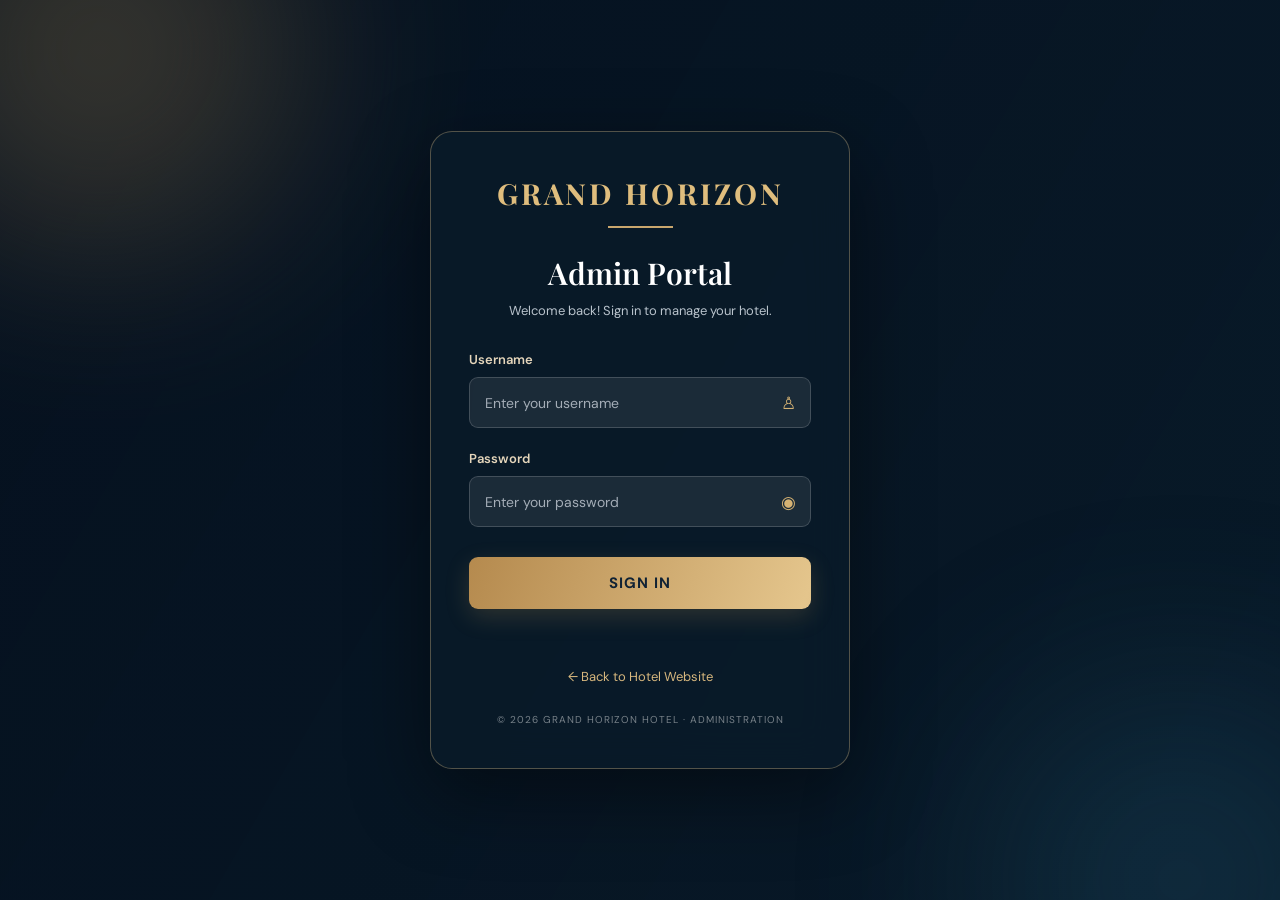
<file: src/main/resources/static/admin-login.html>
<!DOCTYPE html>
<html lang="en">
<head>
<meta charset="UTF-8">
<meta name="viewport" content="width=device-width, initial-scale=1.0">
<title>Grand Horizon | Admin Login</title>

<link href="https://fonts.googleapis.com/css2?family=DM+Sans:wght@400;500;600;700&family=Playfair+Display:wght@500;600;700&display=swap" rel="stylesheet">

<style>
* {
    margin: 0;
    padding: 0;
    box-sizing: border-box;
    font-family: 'DM Sans', sans-serif;
}

body {
    min-height: 100vh;
    display: flex;
    align-items: center;
    justify-content: center;
    overflow: hidden;
    background: #081725;
    position: relative;
}

/* Animated background image */
.background {
    position: fixed;
    inset: 0;
    background:
        linear-gradient(120deg, rgba(5,16,30,.88), rgba(9,28,43,.65)),
        url("https://images.unsplash.com/photo-1611892440504-42a792e24d32?auto=format&fit=crop&w=2000&q=90");
    background-size: cover;
    background-position: center;
    animation: backgroundZoom 22s ease-in-out infinite alternate;
    z-index: -3;
}

@keyframes backgroundZoom {
    from { transform: scale(1); }
    to { transform: scale(1.12); }
}

/* Floating light effects */
body::before,
body::after {
    content: "";
    position: fixed;
    width: 400px;
    height: 400px;
    border-radius: 50%;
    filter: blur(100px);
    opacity: .25;
    z-index: -2;
    animation: floatGlow 9s ease-in-out infinite alternate;
    pointer-events: none;
}

body::before {
    background: #c69d5c;
    top: -150px;
    left: -100px;
}

body::after {
    background: #28617c;
    bottom: -180px;
    right: -100px;
    animation-delay: 2s;
}

@keyframes floatGlow {
    from { transform: translate(0,0); }
    to { transform: translate(70px,50px); }
}

/* Login card */
.login-box {
    width: 420px;
    max-width: calc(100% - 35px);
    padding: 42px 38px;
    border-radius: 22px;
    background: rgba(9, 27, 42, .78);
    border: 1px solid rgba(220, 190, 135, .35);
    box-shadow: 0 25px 80px rgba(0,0,0,.45);
    backdrop-filter: blur(22px);
    -webkit-backdrop-filter: blur(22px);
    animation: cardAppear .9s ease both;
    position: relative;
    overflow: hidden;
}

.login-box::before {
    content: "";
    position: absolute;
    top: 0;
    left: -100%;
    width: 70%;
    height: 2px;
    background: linear-gradient(90deg, transparent, #e6c17e, transparent);
    animation: shine 5s linear infinite;
}

@keyframes shine {
    to { left: 130%; }
}

@keyframes cardAppear {
    from {
        opacity: 0;
        transform: translateY(35px) scale(.96);
    }
    to {
        opacity: 1;
        transform: translateY(0) scale(1);
    }
}

.logo {
    text-align: center;
    color: #dfbd7d;
    font-family: 'Playfair Display', serif;
    font-size: 29px;
    font-weight: 700;
    letter-spacing: 3px;
    margin-bottom: 8px;
}

.logo-line {
    width: 65px;
    height: 2px;
    background: #c9a66d;
    margin: 14px auto 25px;
}

h2 {
    text-align: center;
    color: #fff;
    font-family: 'Playfair Display', serif;
    font-size: 30px;
    font-weight: 600;
    margin-bottom: 9px;
}

.subtitle {
    text-align: center;
    color: #b9c3cc;
    font-size: 13px;
    margin-bottom: 32px;
}

label {
    display: block;
    color: #e5d6bb;
    font-size: 13px;
    font-weight: 600;
    margin-bottom: 9px;
}

.input-box {
    position: relative;
    margin-bottom: 22px;
}

.input-box input {
    width: 100%;
    height: 51px;
    padding: 0 45px 0 15px;
    border: 1px solid rgba(255,255,255,.17);
    border-radius: 9px;
    outline: none;
    background: rgba(255,255,255,.08);
    color: white;
    font-size: 14px;
    transition: .3s;
}

.input-box input::placeholder {
    color: #a4adb7;
}

.input-box input:focus {
    border-color: #d5b273;
    background: rgba(255,255,255,.12);
    box-shadow: 0 0 0 3px rgba(213,178,115,.12);
}

.field-icon {
    position: absolute;
    right: 15px;
    top: 15px;
    color: #d5b273;
    font-size: 17px;
}

.toggle-password {
    cursor: pointer;
    user-select: none;
}

.login-button {
    width: 100%;
    height: 52px;
    margin-top: 8px;
    border: none;
    border-radius: 9px;
    background: linear-gradient(110deg, #b58a4e, #e4c58c, #b58a4e);
    background-size: 200% auto;
    color: #102234;
    font-size: 15px;
    font-weight: 700;
    letter-spacing: 1px;
    cursor: pointer;
    transition: .4s;
    box-shadow: 0 8px 25px rgba(190,150,85,.2);
}

.login-button:hover {
    background-position: right center;
    transform: translateY(-3px);
    box-shadow: 0 12px 30px rgba(190,150,85,.35);
}

.login-button:disabled {
    opacity: .6;
    cursor: not-allowed;
    transform: none;
}

#message {
    text-align: center;
    margin-top: 16px;
    font-size: 13px;
    min-height: 18px;
    overflow-wrap: anywhere;
}

.back {
    display: block;
    text-align: center;
    margin-top: 25px;
    color: #d7b77e;
    text-decoration: none;
    font-size: 13px;
    transition: .3s;
}

.back:hover {
    color: white;
    letter-spacing: .5px;
}

.footer-text {
    text-align: center;
    color: rgba(255,255,255,.45);
    font-size: 10px;
    margin-top: 28px;
    letter-spacing: 1px;
}

@media(max-width: 480px) {
    .login-box {
        padding: 35px 24px;
    }

    .logo {
        font-size: 24px;
    }

    h2 {
        font-size: 26px;
    }
}

@media(prefers-reduced-motion: reduce) {
    *, *::before, *::after {
        animation-duration: .01ms !important;
        animation-iteration-count: 1 !important;
        transition-duration: .01ms !important;
    }
}
</style>
</head>

<body>

<div class="background"></div>

<div class="login-box">

    <div class="logo">GRAND HORIZON</div>
    <div class="logo-line"></div>

    <h2>Admin Portal</h2>
    <p class="subtitle">Welcome back! Sign in to manage your hotel.</p>

    <form id="loginForm">

        <label for="username">Username</label>

        <div class="input-box">
            <input
                type="text"
                id="username"
                placeholder="Enter your username"
                autocomplete="username"
                required>
            <span class="field-icon">♙</span>
        </div>

        <label for="password">Password</label>

        <div class="input-box">
            <input
                type="password"
                id="password"
                placeholder="Enter your password"
                autocomplete="current-password"
                required>
            <span class="field-icon toggle-password"
                  id="togglePassword"
                  title="Show password">◉</span>
        </div>

        <button type="submit" class="login-button" id="loginButton">
            SIGN IN
        </button>

        <p id="message" role="status" aria-live="polite"></p>

    </form>

    <a href="/index.html" class="back">← Back to Hotel Website</a>

    <div class="footer-text">
        © 2026 GRAND HORIZON HOTEL · ADMINISTRATION
    </div>

</div>

<script>

const loginForm = document.getElementById("loginForm");

const togglePassword = document.getElementById("togglePassword");

togglePassword.addEventListener("click", function() {

    const passwordInput = document.getElementById("password");

    if (passwordInput.type === "password") {
        passwordInput.type = "text";
        togglePassword.innerText = "◎";
        togglePassword.title = "Hide password";
    } else {
        passwordInput.type = "password";
        togglePassword.innerText = "◉";
        togglePassword.title = "Show password";
    }

});

loginForm.addEventListener("submit", async function(event) {

    event.preventDefault();

    const username = document.getElementById("username").value.trim();

    const password = document.getElementById("password").value;

    const message = document.getElementById("message");

    const button = document.getElementById("loginButton");

    button.disabled = true;
    button.innerText = "AUTHENTICATING...";
    message.innerText = "";

    try {

        const response = await fetch("/api/admin/login", {

            method: "POST",

            headers: {
                "Content-Type": "application/json"
            },

            credentials: "same-origin",

            body: JSON.stringify({
                username: username,
                password: password
            })

        });

        const result = await response.text();

        if (response.ok) {

            message.style.color = "#8ee0a7";
            message.innerText = "Login Successful! Redirecting...";

            window.location.replace("/admin-dashboard.html");

        } else {

            message.style.color = "#ff9999";
            message.innerText = result || "Invalid username or password.";

        }

    } catch (error) {

        console.error("Login error:", error);

        message.style.color = "#ff9999";
        message.innerText = "Server connection failed. Please try again.";

    } finally {

        button.disabled = false;
        button.innerText = "SIGN IN";

    }

});

</script>

</body>
</html>
</file>
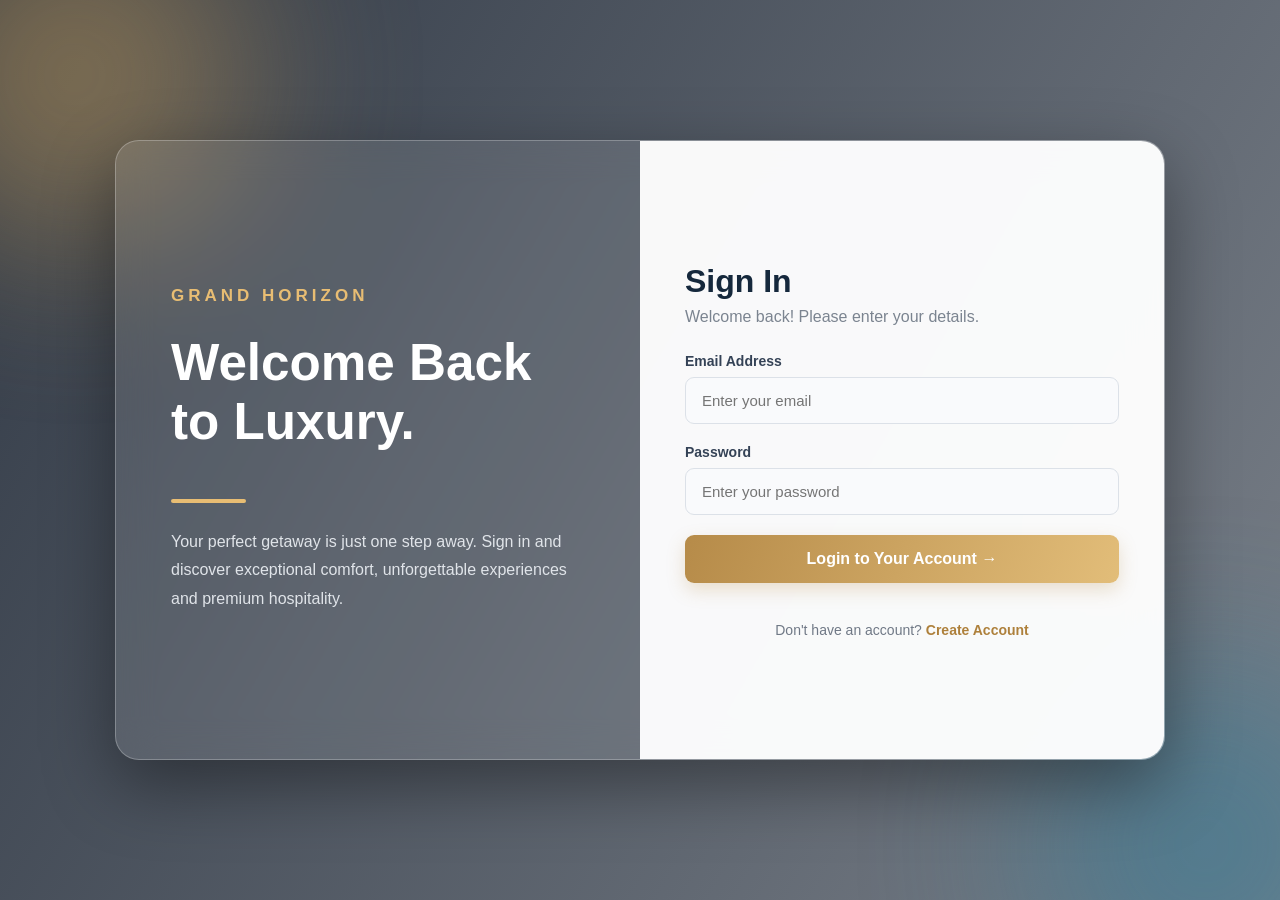
<file: src/main/resources/static/login.html>
<!DOCTYPE html>
<html lang="en">
<head>
<meta charset="UTF-8">
<meta name="viewport" content="width=device-width, initial-scale=1.0">

<title>Grand Horizon | Login</title>

<style>
* {
    margin: 0;
    padding: 0;
    box-sizing: border-box;
    font-family: 'Segoe UI', Arial, sans-serif;
}

body {
    min-height: 100vh;
    display: flex;
    justify-content: center;
    align-items: center;
    padding: 20px;
    background:
      linear-gradient(120deg, rgba(5,15,30,.82), rgba(12,24,40,.55)),
      url("https://images.unsplash.com/photo-1566073771259-6a8506099945?w=1920");
    background-size: cover;
    background-position: center;
    background-attachment: fixed;
    overflow-x: hidden;
}

/* Animated background */
body::before,
body::after {
    content: "";
    position: fixed;
    width: 350px;
    height: 350px;
    border-radius: 50%;
    filter: blur(90px);
    opacity: .45;
    animation: float 8s infinite alternate;
    pointer-events: none;
}

body::before {
    background: #d6a85c;
    top: -100px;
    left: -100px;
}

body::after {
    background: #237a9b;
    bottom: -120px;
    right: -100px;
    animation-delay: 2s;
}

@keyframes float {
    from { transform: translate(0,0); }
    to { transform: translate(100px,80px); }
}

/* Main container */
.auth-container {
    width: 100%;
    max-width: 1050px;
    min-height: 620px;
    display: grid;
    grid-template-columns: 1fr 1fr;
    position: relative;
    z-index: 1;
    overflow: hidden;
    border: 1px solid rgba(255,255,255,.25);
    border-radius: 24px;
    background: rgba(255,255,255,.10);
    backdrop-filter: blur(18px);
    box-shadow: 0 25px 70px rgba(0,0,0,.4);
    animation: appear .8s ease;
}

@keyframes appear {
    from {
        opacity: 0;
        transform: translateY(35px);
    }
    to {
        opacity: 1;
        transform: translateY(0);
    }
}

/* Left panel */
.welcome-panel {
    display: flex;
    flex-direction: column;
    justify-content: center;
    padding: 55px;
    color: white;
}

.brand {
    color: #e8bd73;
    font-size: 17px;
    letter-spacing: 4px;
    font-weight: 700;
    margin-bottom: 28px;
}

.welcome-panel h1 {
    font-size: clamp(35px, 4vw, 52px);
    line-height: 1.15;
    margin-bottom: 22px;
}

.welcome-panel p {
    color: #e0e4e9;
    line-height: 1.8;
    font-size: 16px;
}

.gold-line {
    width: 75px;
    height: 4px;
    background: #e8bd73;
    margin: 25px 0;
    border-radius: 10px;
}

/* Right panel */
.form-panel {
    background: rgba(255,255,255,.96);
    padding: 55px 45px;
    display: flex;
    flex-direction: column;
    justify-content: center;
}

.form-panel h2 {
    color: #15283c;
    font-size: 32px;
    margin-bottom: 8px;
}

.subtitle {
    color: #7b8490;
    margin-bottom: 27px;
}

.form-group {
    margin-bottom: 20px;
}

.form-group label {
    display: block;
    font-weight: 600;
    font-size: 14px;
    color: #344256;
    margin-bottom: 8px;
}

.form-group input {
    width: 100%;
    padding: 14px 16px;
    border: 1px solid #dce1e8;
    border-radius: 9px;
    font-size: 15px;
    outline: none;
    transition: .3s;
    background: #f9fafc;
}

.form-group input:focus {
    border-color: #c49a54;
    box-shadow: 0 0 0 4px rgba(196,154,84,.14);
    background: white;
}

/* Login button */
.auth-btn {
    width: 100%;
    padding: 15px;
    border: none;
    border-radius: 9px;
    background: linear-gradient(110deg, #b68b49, #e2bd79);
    color: white;
    font-size: 16px;
    font-weight: 700;
    cursor: pointer;
    transition: .3s;
    box-shadow: 0 7px 18px rgba(182,139,73,.25);
}

.auth-btn:hover {
    transform: translateY(-3px);
    box-shadow: 0 12px 25px rgba(182,139,73,.4);
}

.auth-btn:disabled {
    opacity: .7;
    cursor: wait;
}

.auth-link {
    margin-top: 24px;
    text-align: center;
    color: #707986;
    font-size: 14px;
}

.auth-link a {
    color: #ae803b;
    font-weight: 700;
    text-decoration: none;
}

.auth-link a:hover {
    text-decoration: underline;
}

.message {
    margin-top: 15px;
    font-size: 14px;
    color: #d13d3d;
    text-align: center;
    overflow-wrap: anywhere;
}

@media(max-width: 750px) {
    body {
        padding: 15px;
    }

    .auth-container {
        grid-template-columns: 1fr;
        max-width: 480px;
    }

    .welcome-panel {
        padding: 30px;
        min-height: 230px;
    }

    .welcome-panel h1 {
        font-size: 34px;
    }

    .form-panel {
        padding: 35px 25px;
    }
}
</style>
</head>

<body>

<div class="auth-container">

    <div class="welcome-panel">

        <div class="brand">GRAND HORIZON</div>

        <h1>Welcome Back to Luxury.</h1>

        <div class="gold-line"></div>

        <p>
            Your perfect getaway is just one step away.
            Sign in and discover exceptional comfort,
            unforgettable experiences and premium hospitality.
        </p>

    </div>

    <div class="form-panel">

        <h2>Sign In</h2>

        <p class="subtitle">
            Welcome back! Please enter your details.
        </p>

        <form id="loginForm">

            <div class="form-group">
                <label>Email Address</label>

                <input type="email"
                       id="email"
                       placeholder="Enter your email"
                       required>
            </div>

            <div class="form-group">
                <label>Password</label>

                <input type="password"
                       id="password"
                       placeholder="Enter your password"
                       required>
            </div>

            <button type="submit" class="auth-btn">
                Login to Your Account →
            </button>

        </form>

        <p id="message" class="message"></p>

        <div class="auth-link">
            Don't have an account?
            <a href="register.html">Create Account</a>
        </div>

    </div>

</div>

<script>

document.getElementById("loginForm").addEventListener("submit",
async function(event) {

    event.preventDefault();

    const email = document.getElementById("email").value;
    const password = document.getElementById("password").value;

    const message = document.getElementById("message");
    const button = document.querySelector(".auth-btn");

    button.disabled = true;
    button.textContent = "Please wait...";
    message.textContent = "";

    try {

        const response = await fetch("/api/users/login", {
            method: "POST",
            headers: {
                "Content-Type": "application/json"
            },
            body: JSON.stringify({
                email: email,
                password: password
            })
        });

        if (!response.ok) {
            throw new Error("Invalid email or password");
        }

        const user = await response.json();

        sessionStorage.setItem("loggedInUser",
            JSON.stringify({
                id: user.id,
                name: user.name,
                email: user.email,
                role: user.role
            })
        );

        window.location.href = "index.html";

    } catch(error) {

        message.textContent = error.message;

    } finally {

        button.disabled = false;
        button.textContent = "Login to Your Account →";

    }

});

</script>

</body>
</html>
</file>
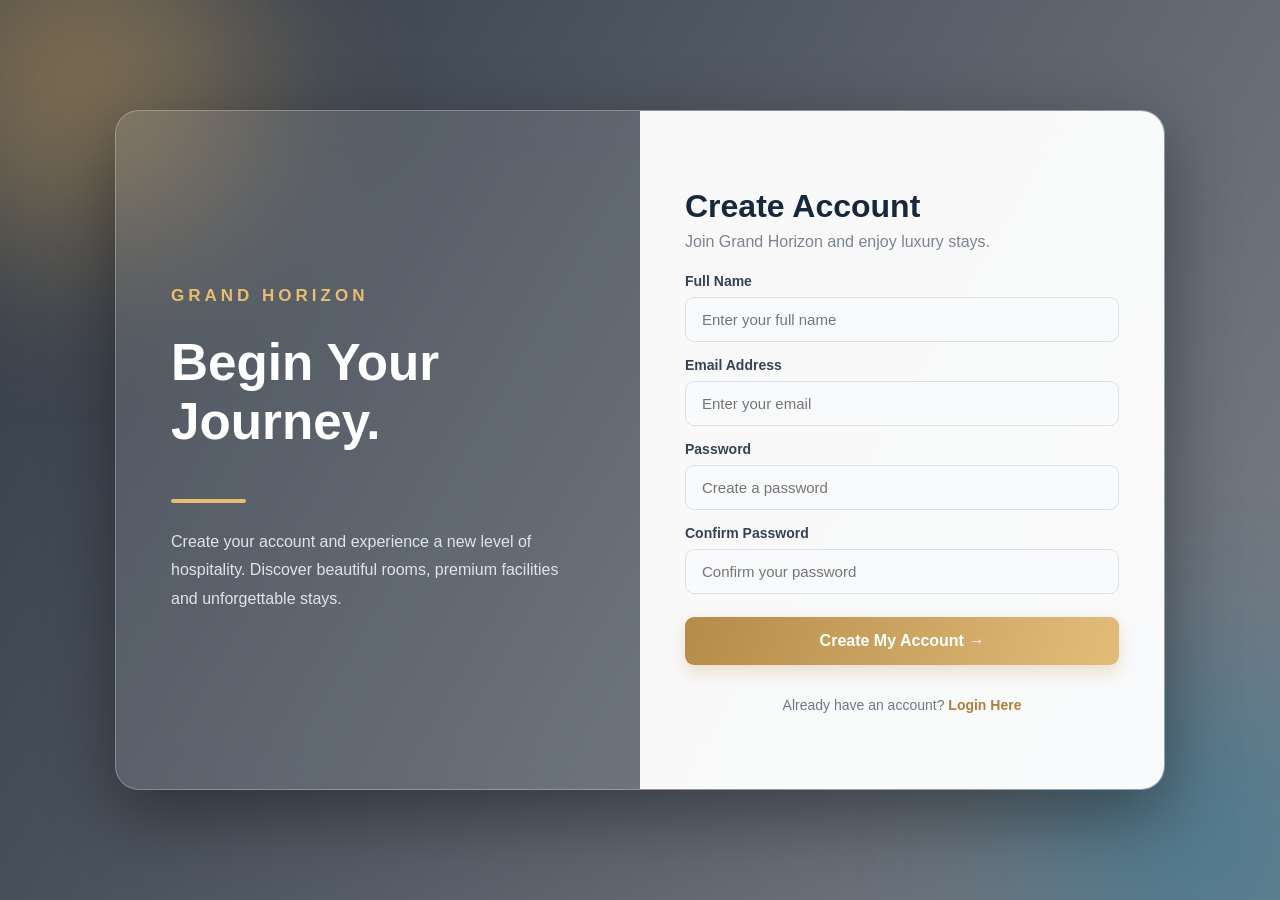
<file: src/main/resources/static/register.html>
<!DOCTYPE html>
<html lang="en">
<head>
<meta charset="UTF-8">
<meta name="viewport" content="width=device-width, initial-scale=1.0">

<title>Grand Horizon | Create Account</title>

<style>
* {
    margin: 0;
    padding: 0;
    box-sizing: border-box;
    font-family: 'Segoe UI', Arial, sans-serif;
}

body {
    min-height: 100vh;
    display: flex;
    justify-content: center;
    align-items: center;
    padding: 25px;

    background:
      linear-gradient(120deg, rgba(5,15,30,.82), rgba(12,24,40,.55)),
      url("https://images.unsplash.com/photo-1566073771259-6a8506099945?w=1920");

    background-size: cover;
    background-position: center;
    background-attachment: fixed;
    overflow-x: hidden;
}

/* Animated background */
body::before,
body::after {
    content: "";
    position: fixed;
    width: 350px;
    height: 350px;
    border-radius: 50%;
    filter: blur(90px);
    opacity: .45;
    animation: float 8s infinite alternate;
    pointer-events: none;
}

body::before {
    background: #d6a85c;
    top: -100px;
    left: -100px;
}

body::after {
    background: #237a9b;
    bottom: -120px;
    right: -100px;
    animation-delay: 2s;
}

@keyframes float {
    from { transform: translate(0,0); }
    to { transform: translate(100px,80px); }
}

/* Main container */
.auth-container {
    width: 100%;
    max-width: 1050px;
    min-height: 680px;
    display: grid;
    grid-template-columns: 1fr 1fr;
    position: relative;
    z-index: 1;
    overflow: hidden;
    border: 1px solid rgba(255,255,255,.25);
    border-radius: 24px;
    background: rgba(255,255,255,.10);
    backdrop-filter: blur(18px);
    box-shadow: 0 25px 70px rgba(0,0,0,.4);
    animation: appear .8s ease;
}

@keyframes appear {
    from {
        opacity: 0;
        transform: translateY(35px);
    }
    to {
        opacity: 1;
        transform: translateY(0);
    }
}

/* Left panel */
.welcome-panel {
    display: flex;
    flex-direction: column;
    justify-content: center;
    padding: 55px;
    color: white;
}

.brand {
    color: #e8bd73;
    font-size: 17px;
    letter-spacing: 4px;
    font-weight: 700;
    margin-bottom: 28px;
}

.welcome-panel h1 {
    font-size: clamp(35px, 4vw, 52px);
    line-height: 1.15;
    margin-bottom: 22px;
}

.welcome-panel p {
    color: #e0e4e9;
    line-height: 1.8;
    font-size: 16px;
}

.gold-line {
    width: 75px;
    height: 4px;
    background: #e8bd73;
    margin: 25px 0;
    border-radius: 10px;
}

/* Right panel */
.form-panel {
    background: rgba(255,255,255,.96);
    padding: 45px;
    display: flex;
    flex-direction: column;
    justify-content: center;
}

.form-panel h2 {
    color: #15283c;
    font-size: 32px;
    margin-bottom: 8px;
}

.subtitle {
    color: #7b8490;
    margin-bottom: 22px;
}

.form-group {
    margin-bottom: 15px;
}

.form-group label {
    display: block;
    font-weight: 600;
    font-size: 14px;
    color: #344256;
    margin-bottom: 8px;
}

.form-group input {
    width: 100%;
    padding: 13px 16px;
    border: 1px solid #dce1e8;
    border-radius: 9px;
    font-size: 15px;
    outline: none;
    transition: .3s;
    background: #f9fafc;
}

.form-group input:focus {
    border-color: #c49a54;
    box-shadow: 0 0 0 4px rgba(196,154,84,.14);
    background: white;
}

/* Button */
.auth-btn {
    width: 100%;
    padding: 15px;
    margin-top: 8px;
    border: none;
    border-radius: 9px;
    background: linear-gradient(110deg, #b68b49, #e2bd79);
    color: white;
    font-size: 16px;
    font-weight: 700;
    cursor: pointer;
    transition: .3s;
    box-shadow: 0 7px 18px rgba(182,139,73,.25);
}

.auth-btn:hover {
    transform: translateY(-3px);
    box-shadow: 0 12px 25px rgba(182,139,73,.4);
}

.auth-btn:disabled {
    opacity: .7;
    cursor: wait;
}

.auth-link {
    margin-top: 20px;
    text-align: center;
    color: #707986;
    font-size: 14px;
}

.auth-link a {
    color: #ae803b;
    font-weight: 700;
    text-decoration: none;
}

.auth-link a:hover {
    text-decoration: underline;
}

.message {
    margin-top: 12px;
    font-size: 14px;
    color: #d13d3d;
    text-align: center;
    overflow-wrap: anywhere;
}

/* Mobile responsive */
@media(max-width: 750px) {
    body {
        padding: 15px;
    }

    .auth-container {
        grid-template-columns: 1fr;
        max-width: 480px;
    }

    .welcome-panel {
        padding: 30px;
        min-height: 220px;
    }

    .welcome-panel h1 {
        font-size: 34px;
    }

    .form-panel {
        padding: 35px 25px;
    }
}
</style>
</head>

<body>

<div class="auth-container">

    <!-- Welcome Section -->
    <div class="welcome-panel">

        <div class="brand">GRAND HORIZON</div>

        <h1>Begin Your Journey.</h1>

        <div class="gold-line"></div>

        <p>
            Create your account and experience a new
            level of hospitality. Discover beautiful rooms,
            premium facilities and unforgettable stays.
        </p>

    </div>

    <!-- Registration Form -->
    <div class="form-panel">

        <h2>Create Account</h2>

        <p class="subtitle">
            Join Grand Horizon and enjoy luxury stays.
        </p>

        <form id="registerForm">

            <div class="form-group">
                <label>Full Name</label>
                <input type="text"
                       id="name"
                       placeholder="Enter your full name"
                       required>
            </div>

            <div class="form-group">
                <label>Email Address</label>
                <input type="email"
                       id="email"
                       placeholder="Enter your email"
                       required>
            </div>

            <div class="form-group">
                <label>Password</label>
                <input type="password"
                       id="password"
                       placeholder="Create a password"
                       minlength="8"
                       required>
            </div>

            <div class="form-group">
                <label>Confirm Password</label>
                <input type="password"
                       id="confirmPassword"
                       placeholder="Confirm your password"
                       minlength="8"
                       required>
            </div>

            <button type="submit" class="auth-btn">
                Create My Account →
            </button>

        </form>

        <p id="message" class="message"></p>

        <div class="auth-link">
            Already have an account?
            <a href="login.html">Login Here</a>
        </div>

    </div>

</div>

<script>

document.getElementById("registerForm").addEventListener("submit",
async function(event) {

    event.preventDefault();

    const name = document.getElementById("name").value.trim();
    const email = document.getElementById("email").value.trim();
    const password = document.getElementById("password").value;
    const confirmPassword = document.getElementById("confirmPassword").value;

    const message = document.getElementById("message");
    const button = document.querySelector(".auth-btn");

    message.style.color = "#d13d3d";

    if (password !== confirmPassword) {
        message.textContent = "Passwords do not match!";
        return;
    }

    if (password.length < 8) {
        message.textContent = "Password must contain at least 8 characters.";
        return;
    }

    button.disabled = true;
    button.textContent = "Creating Account...";
    message.textContent = "";

    try {

        const response = await fetch("/api/users/register", {
            method: "POST",
            headers: {
                "Content-Type": "application/json"
            },
            body: JSON.stringify({
                name: name,
                email: email,
                password: password
            })
        });

        if (!response.ok) {
            throw new Error(
                "Registration failed. Email may already exist."
            );
        }

        message.style.color = "green";
        message.textContent =
            "Account created successfully! Redirecting to login...";

        setTimeout(function() {
            window.location.href = "login.html";
        }, 1500);

    } catch(error) {

        message.textContent = error.message;

    } finally {

        button.disabled = false;
        button.textContent = "Create My Account →";

    }

});

</script>

</body>
</html>
</file>
